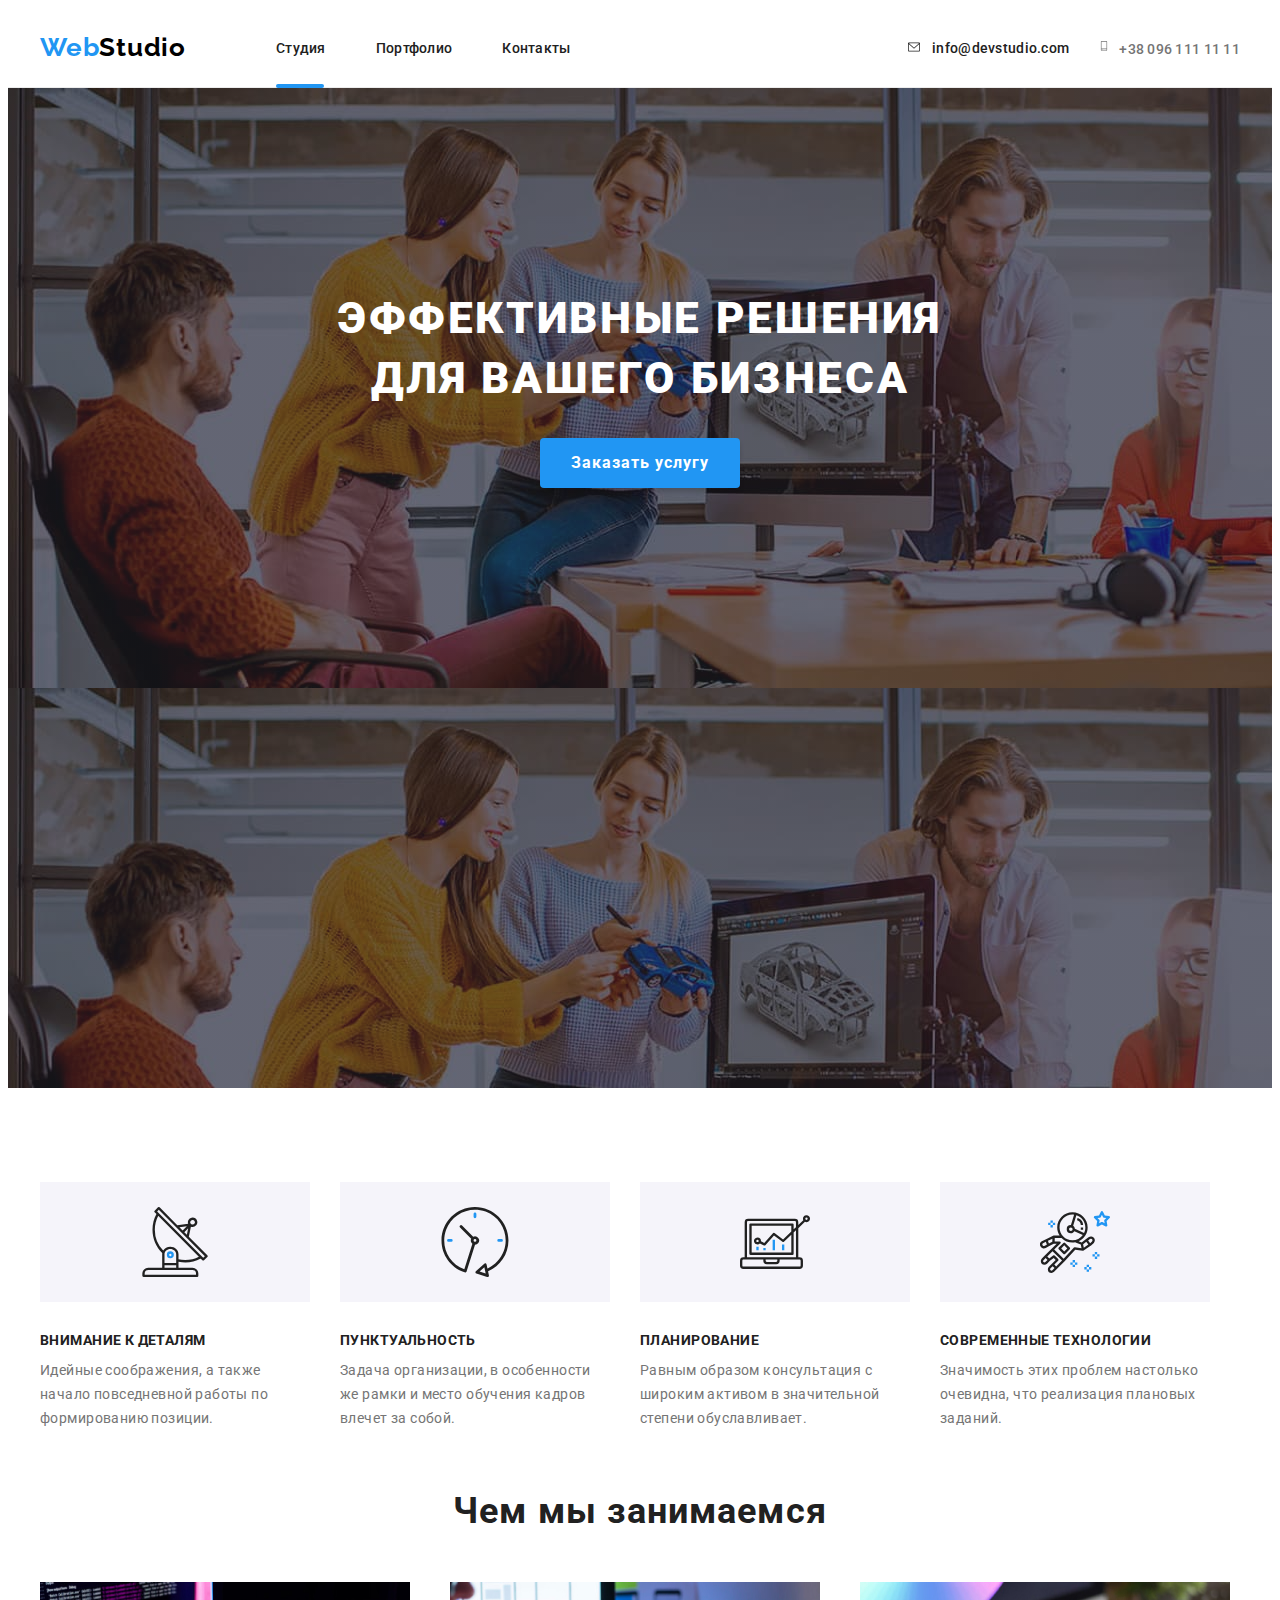
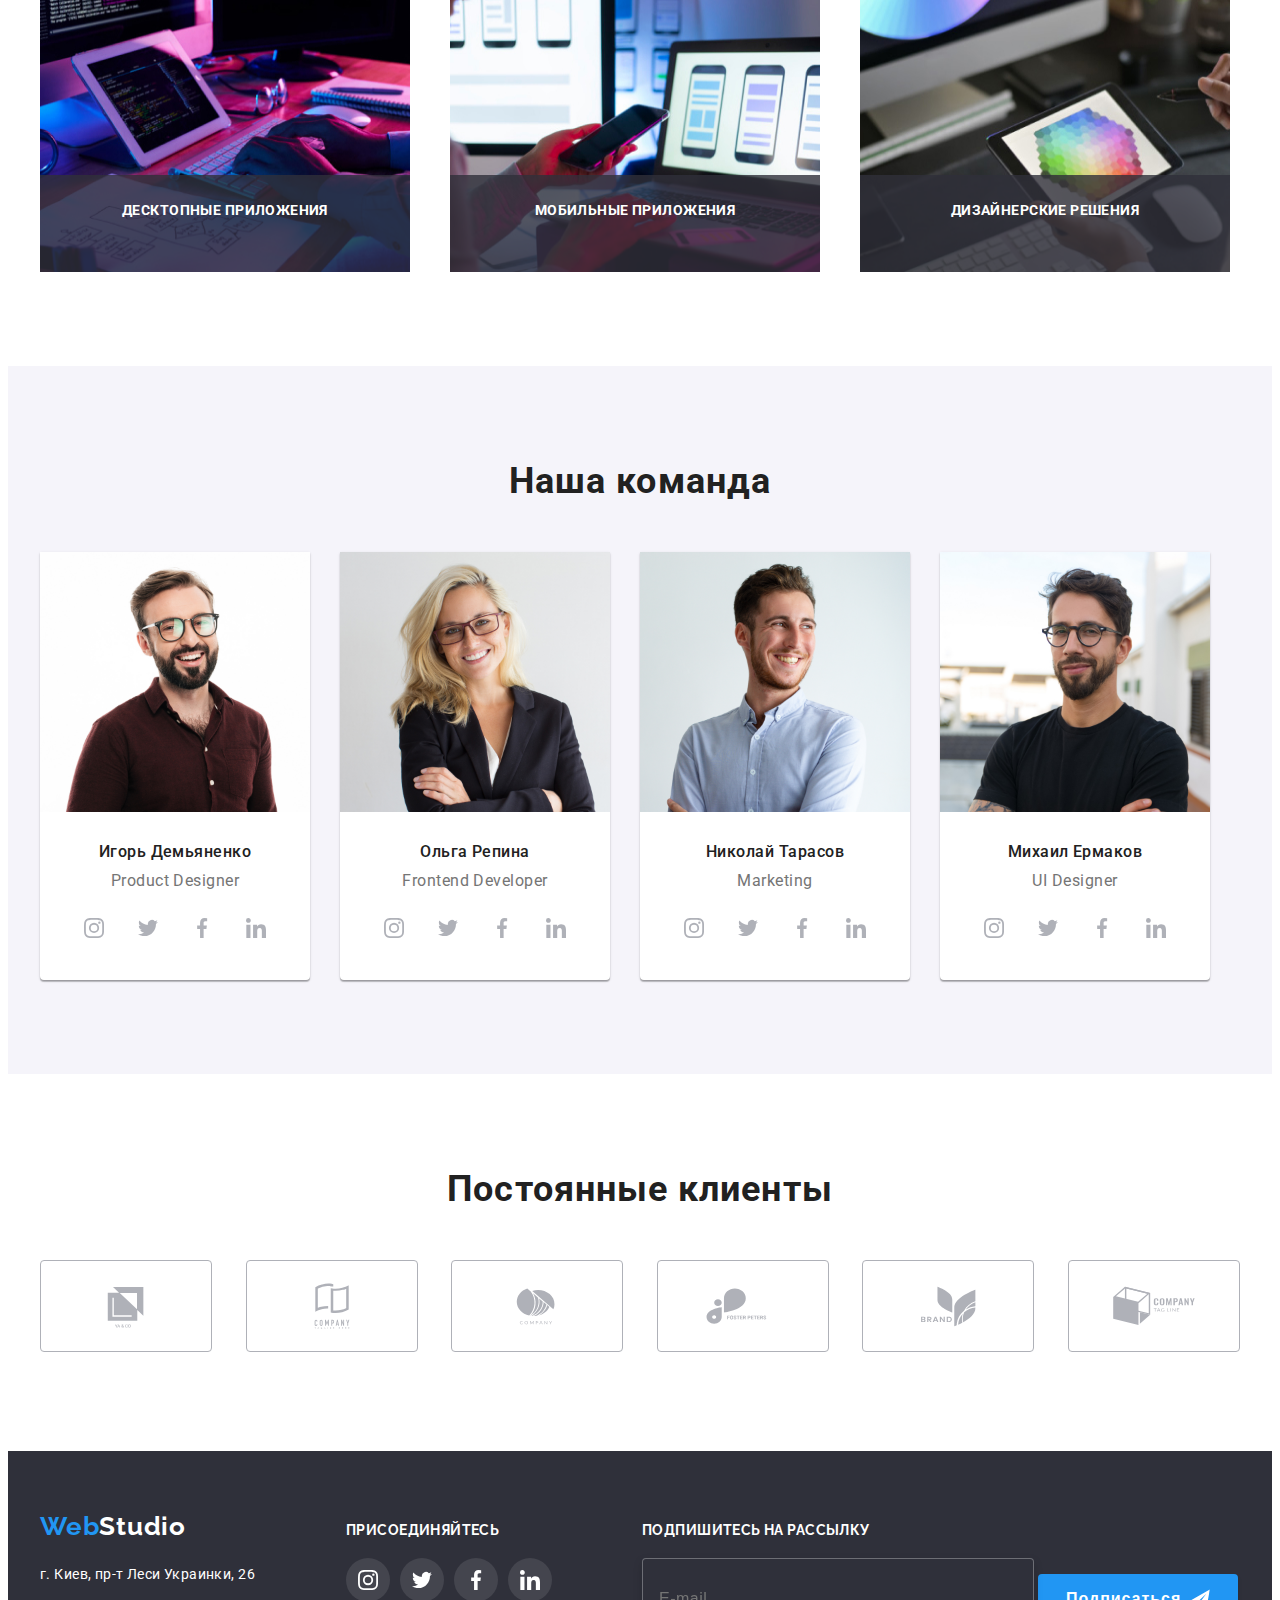
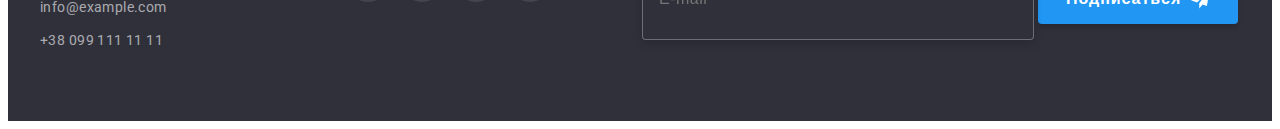
<file: index.html>
<!DOCTYPE html>
<html lang="ru">
  <head>
    <meta charset="UTF-8" />
    <meta http-equiv="X-UA-Compatible" content="IE=edge" />
    <meta name="viewport" content="width=device-width, initial-scale=1.0" />
    <title>WebStudio</title>
    <!-- Fonts start -->
    <link rel="preconnect" href="https://fonts.googleapis.com" />
    <link rel="preconnect" href="https://fonts.gstatic.com" crossorigin />
    <link
      href="https://fonts.googleapis.com/css2?family=Raleway:wght@700&family=Roboto:wght@400;500;700;900&display=swap"
      rel="stylesheet"
    />
    <!-- Fonts end -->
    <!-- Normalize start -->
    <link
      rel="stylesheet"
      href="https://cdnjs.cloudflare.com/ajax/libs/modern-normalize/1.1.0/modern-normalize.min.css"
      integrity="sha512-wpPYUAdjBVSE4KJnH1VR1HeZfpl1ub8YT/NKx4PuQ5NmX2tKuGu6U/JRp5y+Y8XG2tV+wKQpNHVUX03MfMFn9Q=="
      crossorigin="anonymous"
      referrerpolicy="no-referrer"
    />
    <!-- Normalize end -->
    <link rel="stylesheet" href="./scc/styles.css" />
  </head>

  <body>
    <!-- Header section -->
    <header class="header">
      <div class="container header-container">
        <a class="logo link" href="/" lang="en">Web<span class="lg">Studio</span></a>
        <nav class="header-nav">
          <ul class="header-list list">
            <li class="header-item">
              <a class="header-link header-link-current link" href="">Студия</a>
            </li>
            <li class="header-item">
              <a class="header-link link" href="./portfolio.html">Портфолио</a>
            </li>
            <li class="header-item">
              <a class="header-link link" href="">Контакты</a>
            </li>
          </ul>
        </nav>
        <ul class="header-cnt list">
          <li class="header-cnt-item">
            <a class="header-mail link ml" href="mailto:info@devstudio.com"
              ><svg class="hd-icon-ml" width="16" height="12">
                <use href="./images/icons/symbol-defs.svg#hd-envelope"></use></svg
              >info@devstudio.com</a
            >
          </li>
          <li class="header-cnt-item">
            <a class="header-phone link ph" href="tel:+380961111111"
              ><svg class="hd-icon-smph" width="10" height="16">
                <use href="./images/icons/symbol-defs.svg#hd-smartphone"></use></svg
              >+38 096 111 11 11</a
            >
          </li>
        </ul>
      </div>
    </header>
    <!-- Main section-->
    <main>
      <!-- Hero section-->
      <section class="hero section">
        <div class="container ctn">
          <h1 class="main-title">
            Эффективные решения <br />
            для вашего бизнеса
          </h1>
          <button class="hero-btn" type="button" data-modal-open>Заказать услугу</button>
        </div>
      </section>
      <!-- Features section-->
      <section class="features section">
        <div class="container">
          <!-- Логический подзаголовок СКРЫТ-->
          <h2 class="visually-hidden">Особенности</h2>
          <ul class="features-list list">
            <li class="features-item">
              <div class="ftur-box">
                <svg class="ftur-icon" width="70" height="70">
                  <use href="./images/icons/symbol-defs.svg#ft-antenna"></use>
                </svg>
              </div>
              <h3 class="features-subtitle">Внимание к деталям</h3>
              <p class="features-descript">
                Идейные соображения, а также начало повседневной работы по формированию позиции.
              </p>
            </li>
            <li class="features-item">
              <div class="ftur-box">
                <svg class="ftur-icon" width="70" height="70">
                  <use href="./images/icons/symbol-defs.svg#ft-clock"></use>
                </svg>
              </div>
              <h3 class="features-subtitle">Пунктуальность</h3>
              <p class="features-descript">
                Задача организации, в особенности же рамки и место обучения кадров влечет за собой.
              </p>
            </li>
            <li class="features-item">
              <div class="ftur-box">
                <svg class="ftur-icon" width="70" height="70">
                  <use href="./images/icons/symbol-defs.svg#ft-diagram"></use>
                </svg>
              </div>
              <h3 class="features-subtitle">Планирование</h3>
              <p class="features-descript">
                Равным образом консультация с широким активом в значительной степени обуславливает.
              </p>
            </li>
            <li class="features-item">
              <div class="ftur-box">
                <svg class="ftur-icon" width="70" height="70">
                  <use href="./images/icons/symbol-defs.svg#ft-astronaut"></use>
                </svg>
              </div>
              <h3 class="features-subtitle">Современные технологии</h3>
              <p class="features-descript">
                Значимость этих проблем настолько очевидна, что реализация плановых заданий.
              </p>
            </li>
          </ul>
        </div>
      </section>
      <!-- Affairs sektion-->
      <section class="affair section">
        <div class="container">
          <h2 class="affairs-title">Чем мы занимаемся</h2>
          <ul class="affairs-list list">
            <li class="affairs-list item">
              <div class="affairs-thumb">
                <img
                  class="affairs-img"
                  src="./images/affairs/box-1.jpg"
                  alt="Разработка алгоритмов"
                  width="370"
                  height="290"
                />
                <p class="affairs-text">Десктопные приложения</p>
              </div>
            </li>
            <li class="affairs-list item">
              <div class="affairs-thumb">
                <img
                  class="affairs-img"
                  src="./images/affairs/box-2.jpg"
                  alt="Разработка алгоритмов"
                  width="370"
                  height="290"
                />
                <p class="affairs-text">Мобильные приложения</p>
              </div>
            </li>
            <li class="affairs-list item">
              <div class="affairs-thumb">
                <img
                  class="affairs-img"
                  src="./images/affairs/box-3.jpg"
                  alt="Разработка алгоритмов"
                  width="370"
                  height="290"
                />
                <p class="affairs-text">Дизайнерские решения</p>
              </div>
            </li>
          </ul>
        </div>
      </section>
      <!-- Team section-->
      <section class="team section">
        <div class="container">
          <h2 class="team-title">Наша команда</h2>
          <ul class="team-list list">
            <li class="team-list-item">
              <img
                class="team-img"
                src="./images/team/member-1.jpg"
                alt=""
                width="270"
                height="260"
              />
              <div class="team-wrapper">
                <h3 class="team-list-subtitle">Игорь Демьяненко</h3>
                <p class="team-descript" lang="en">Product Designer</p>
                <!-- social list -->
                <ul class="tm list">
                  <!-- social-item -->
                  <li class="t-item">
                    <a
                      class="t-link link"
                      href=""
                      target="_blank"
                      rel="noopener no-referrer"
                      aria-label="instagram"
                      ><svg class="tm-icon" width="20" height="20">
                        <use href="./images/icons/symbol-defs.svg#tm-instagram"></use></svg
                    ></a>
                  </li>
                  <li class="t-item">
                    <a
                      class="t-link link"
                      href=""
                      target="_blank"
                      rel="noopener no-referrer"
                      aria-label="twitter"
                      ><svg class="tm-icon" width="20" height="20">
                        <use href="./images/icons/symbol-defs.svg#tm-twitter"></use></svg
                    ></a>
                  </li>
                  <li class="t-item">
                    <a
                      class="t-link link"
                      href=""
                      target="_blank"
                      rel="noopener no-referrer"
                      aria-label="facebook"
                      ><svg class="tm-icon" width="20" height="20">
                        <use href="./images/icons/symbol-defs.svg#tm-facebook"></use></svg
                    ></a>
                  </li>
                  <li class="t-item">
                    <a
                      class="t-link link"
                      href=""
                      target="_blank"
                      rel="noopener no-referrer"
                      aria-label="linkedin"
                      ><svg class="tm-icon" width="20" height="20">
                        <use href="./images/icons/symbol-defs.svg#tm-linkedin"></use></svg
                    ></a>
                  </li>
                </ul>
              </div>
            </li>
            <li class="team-list-item">
              <img
                class="team-img"
                src="./images/team/member-2.jpg"
                alt=""
                width="270"
                height="260"
              />
              <div class="team-wrapper">
                <h3 class="team-list-subtitle">Ольга Репина</h3>
                <p class="team-descript" lang="en">Frontend Developer</p>
                <ul class="tm list">
                  <!-- social-item -->
                  <li class="t-item">
                    <a
                      class="t-link link"
                      href=""
                      target="_blank"
                      rel="noopener no-referrer"
                      aria-label="instagram"
                      ><svg class="tm-icon" width="20" height="20">
                        <use href="./images/icons/symbol-defs.svg#tm-instagram"></use></svg
                    ></a>
                  </li>
                  <li class="t-item">
                    <a
                      class="t-link link"
                      href=""
                      target="_blank"
                      rel="noopener no-referrer"
                      aria-label="twitter"
                      ><svg class="tm-icon" width="20" height="20">
                        <use href="./images/icons/symbol-defs.svg#tm-twitter"></use></svg
                    ></a>
                  </li>
                  <li class="t-item">
                    <a
                      class="t-link link"
                      href=""
                      target="_blank"
                      rel="noopener no-referrer"
                      aria-label="facebook"
                      ><svg class="tm-icon" width="20" height="20">
                        <use href="./images/icons/symbol-defs.svg#tm-facebook"></use></svg
                    ></a>
                  </li>
                  <li class="t-item">
                    <a
                      class="t-link link"
                      href=""
                      target="_blank"
                      rel="noopener no-referrer"
                      aria-label="linkedin"
                      ><svg class="tm-icon" width="20" height="20">
                        <use href="./images/icons/symbol-defs.svg#tm-linkedin"></use></svg
                    ></a>
                  </li>
                </ul>
              </div>
            </li>
            <li class="team-list-item">
              <img
                class="team-img"
                src="./images/team/member-3.jpg"
                alt=""
                width="270"
                height="260"
              />
              <div class="team-wrapper">
                <h3 class="team-list-subtitle">Николай Тарасов</h3>
                <p class="team-descript" lang="en">Marketing</p>
                <ul class="tm list">
                  <!-- social-item -->
                  <li class="t-item">
                    <a
                      class="t-link link"
                      href=""
                      target="_blank"
                      rel="noopener no-referrer"
                      aria-label="instagram"
                      ><svg class="tm-icon" width="20" height="20">
                        <use href="./images/icons/symbol-defs.svg#tm-instagram"></use></svg
                    ></a>
                  </li>
                  <li class="t-item">
                    <a
                      class="t-link link"
                      href=""
                      target="_blank"
                      rel="noopener no-referrer"
                      aria-label="twitter"
                      ><svg class="tm-icon" width="20" height="20">
                        <use href="./images/icons/symbol-defs.svg#tm-twitter"></use></svg
                    ></a>
                  </li>
                  <li class="t-item">
                    <a
                      class="t-link link"
                      href=""
                      target="_blank"
                      rel="noopener no-referrer"
                      aria-label="facebook"
                      ><svg class="tm-icon" width="20" height="20">
                        <use href="./images/icons/symbol-defs.svg#tm-facebook"></use></svg
                    ></a>
                  </li>
                  <li class="t-item">
                    <a
                      class="t-link link"
                      href=""
                      target="_blank"
                      rel="noopener no-referrer"
                      aria-label="linkedin"
                      ><svg class="tm-icon" width="20" height="20">
                        <use href="./images/icons/symbol-defs.svg#tm-linkedin"></use></svg
                    ></a>
                  </li>
                </ul>
              </div>
            </li>
            <li class="team-list-item">
              <img
                class="team-img"
                src="./images/team/member-4.jpg"
                alt=""
                width="270"
                height="260"
              />
              <div class="team-wrapper">
                <h3 class="team-list-subtitle">Михаил Ермаков</h3>
                <p class="team-descript" lang="en">UI Designer</p>
                <ul class="tm list">
                  <!-- social-item -->
                  <li class="t-item">
                    <a
                      class="t-link link"
                      href=""
                      target="_blank"
                      rel="noopener no-referrer"
                      aria-label="instagram"
                      ><svg class="tm-icon" width="20" height="20">
                        <use href="./images/icons/symbol-defs.svg#tm-instagram"></use></svg
                    ></a>
                  </li>
                  <li class="t-item">
                    <a
                      class="t-link link"
                      href=""
                      target="_blank"
                      rel="noopener no-referrer"
                      aria-label="twitter"
                      ><svg class="tm-icon" width="20" height="20">
                        <use href="./images/icons/symbol-defs.svg#tm-twitter"></use></svg
                    ></a>
                  </li>
                  <li class="t-item">
                    <a
                      class="t-link link"
                      href=""
                      target="_blank"
                      rel="noopener no-referrer"
                      aria-label="facebook"
                      ><svg class="tm-icon" width="20" height="20">
                        <use href="./images/icons/symbol-defs.svg#tm-facebook"></use></svg
                    ></a>
                  </li>
                  <li class="t-item">
                    <a
                      class="t-link link"
                      href=""
                      target="_blank"
                      rel="noopener no-referrer"
                      aria-label="linkedin"
                      ><svg class="tm-icon" width="20" height="20">
                        <use href="./images/icons/symbol-defs.svg#tm-linkedin"></use></svg
                    ></a>
                  </li>
                </ul>
              </div>
            </li>
          </ul>
        </div>
      </section>
      <!-- Clients sektion-->
      <section class="clients section">
        <div class="container">
          <h2 class="clients-title">Постоянные клиенты</h2>
          <ul class="clients-list list">
            <li class="client-item">
              <a
                class="cl-link"
                href="#"
                target="_blank"
                rel="noopener norefferer"
                aria-label="logo-a"
              >
                <svg class="cl-icon">
                  <use href="./images/icons/symbol-defs.svg#cl-logo-a"></use></svg
              ></a>
            </li>
            <li class="client-item">
              <a
                class="cl-link"
                href="#"
                target="_blank"
                rel="noopener norefferer"
                aria-label="logo-b"
              >
                <svg class="cl-icon">
                  <use href="./images/icons/symbol-defs.svg#cl-logo-b"></use></svg
              ></a>
            </li>
            <li class="client-item">
              <a
                class="cl-link"
                href="#"
                target="_blank"
                rel="noopener norefferer"
                aria-label="logo-c"
              >
                <svg class="cl-icon">
                  <use href="./images/icons/symbol-defs.svg#cl-logo-c"></use></svg
              ></a>
            </li>
            <li class="client-item">
              <a
                class="cl-link"
                href="#"
                target="_blank"
                rel="noopener norefferer"
                aria-label="logo-d"
              >
                <svg class="cl-icon">
                  <use href="./images/icons/symbol-defs.svg#cl-logo-d"></use></svg
              ></a>
            </li>
            <li class="client-item">
              <a
                class="cl-link"
                href="#"
                target="_blank"
                rel="noopener norefferer"
                aria-label="logo-e"
              >
                <svg class="cl-icon">
                  <use href="./images/icons/symbol-defs.svg#cl-logo-e"></use></svg
              ></a>
            </li>
            <li class="client-item">
              <a
                class="cl-link"
                href="#"
                target="_blank"
                rel="noopener norefferer"
                aria-label="logo-f"
              >
                <svg class="cl-icon">
                  <use href="./images/icons/symbol-defs.svg#cl-logo-f"></use></svg
              ></a>
            </li>
          </ul>
        </div>
      </section>
    </main>
    <!-- Footer section -->
    <footer class="footer">
      <div class="container ft-container">
        <!-- footer Logo addres -->
        <div class="lg-address">
          <a class="logo link ftr" href="/" lang="en">Web<span class="f-lg">Studio</span></a>
          <address class="address">
            <ul class="address-list list">
              <li class="address-item">
                <a href="" class="address-add ft-lk-current link"
                  >г. Киев, пр-т Леси Украинки, 26</a
                >
              </li>
              <li class="address-item">
                <a class="address-mail ft-lk-current link" href="mailto:info@example.com"
                  >info@example.com</a
                >
              </li>
              <li class="address-item">
                <a class="address-phone ft-lk-current link" href="tel:+380991111111"
                  >+38 099 111 11 11</a
                >
              </li>
            </ul>
          </address>
        </div>
        <!-- footer social -->
        <div class="ft-social">
          <h4 class="ft-subtitle">присоединяйтесь</h4>
          <ul class="social list">
            <li class="fs-item">
              <a
                class="fs-link link"
                href=""
                target="_blank"
                rel="noopener no-referrer"
                aria-label="instagram"
                ><svg class="ft-icon" width="20" height="20">
                  <use href="./images/icons/symbol-defs.svg#ftr-instagram"></use></svg
              ></a>
            </li>
            <li class="fs-item">
              <a
                class="fs-link link"
                href=""
                target="_blank"
                rel="noopener no-referrer"
                aria-label="twitter"
                ><svg class="ft-icon" width="20" height="20">
                  <use href="./images/icons/symbol-defs.svg#ftr-twitter"></use></svg
              ></a>
            </li>
            <li class="fs-item">
              <a
                class="fs-link link"
                href=""
                target="_blank"
                rel="noopener no-referrer"
                aria-label="facebook"
                ><svg class="ft-icon" width="20" height="20">
                  <use href="./images/icons/symbol-defs.svg#ftr-facebook"></use></svg
              ></a>
            </li>
            <li class="fs-item">
              <a
                class="fs-link link"
                href=""
                target="_blank"
                rel="noopener no-referrer"
                aria-label="linkedin"
                ><svg class="ft-icon" width="20" height="20">
                  <use href="./images/icons/symbol-defs.svg#ftr-linkedin"></use></svg
              ></a>
            </li>
          </ul>
        </div>
        <!-- footer mailing -->
        <div class="ft-mailing">
          <h4 class="ft-subtitle">Подпишитесь на рассылку</h4>
          <form class="ft-form">
            <input class="ft-form-mail" type="text" name="E-mail" placeholder="E-mail" />
            <button class="ft-form-btn" type="submit">
              Подписаться
              <svg width="24" height="24">
                <use href="./images/icons/symbol-defs.svg#ftr-send"></use>
              </svg>
            </button>
          </form>
        </div>
      </div>
    </footer>
    <!-- Modal window -->
    <div class="backdrop is-hidden" data-modal>
      <div class="modal">
        <button class="modal-btn" data-modal-close>
          <svg class="modal-btn-icon" width="30" height="30">
            <use href="./images/icons/symbol-defs.svg#md-close"></use>
          </svg>
        </button>
        <!-- Modal window form-->
        <form class="reg-form">
          <strong class="reg-form-title">Оставьте свои данные, мы вам перезвоним</strong>
          <div class="reg-form-group" role="group">
            <label class="reg-form-wrap">
              <span class="reg-form-label">Имя</span>
              <input class="reg-form-input" type="text" />
              <svg class="reg-form-icon" width="20" height="20">
                <use href="./images/icons/symbol-defs.svg#md-person"></use>
              </svg>
            </label>
            <label class="reg-form-wrap">
              <span class="reg-form-label">Телефон</span>
              <input class="reg-form-input" type="text" />
              <svg class="reg-form-icon" width="20" height="20">
                <use href="./images/icons/symbol-defs.svg#md-phone"></use>
              </svg>
            </label>
            <label class="reg-form-wrap">
              <span class="reg-form-label">Почта</span>
              <input class="reg-form-input" type="email" />
              <svg class="reg-form-icon" width="20" height="20">
                <use href="./images/icons/symbol-defs.svg#md-email"></use>
              </svg>
            </label>
            <label class="reg-form-wrap">
              <span class="reg-form-label">Комментарий</span>
              <textarea
                class="reg-form-message"
                name="comment"
                rows="5"
                placeholder="Введите текст"
              ></textarea>
            </label>
          </div>
          <label class="reg-form-agreement">
            <input class="reg-checkbox visually-hidden" type="checkbox" name="agreement" />
            <svg class="reg-icon" width="16" height="15">
              <use class="reg-icon-uncheck" href="./images/icons/symbol-defs.svg#md-uncheck"></use>
              <use class="reg-icon-check" href="./images/icons/symbol-defs.svg#md-check"></use>
            </svg>
            <span class="reg-form-agreement-text">
              Соглашаюсь с рассылкой и принимаю
              <a class="reg-form-agreement-link" href="">Условия договора</a>
            </span>
          </label>
          <button class="reg-form-btn" type="submit">Отправить</button>
        </form>
      </div>
    </div>

    <script src="./js/modal.js"></script>
  </body>
</html>
</file>
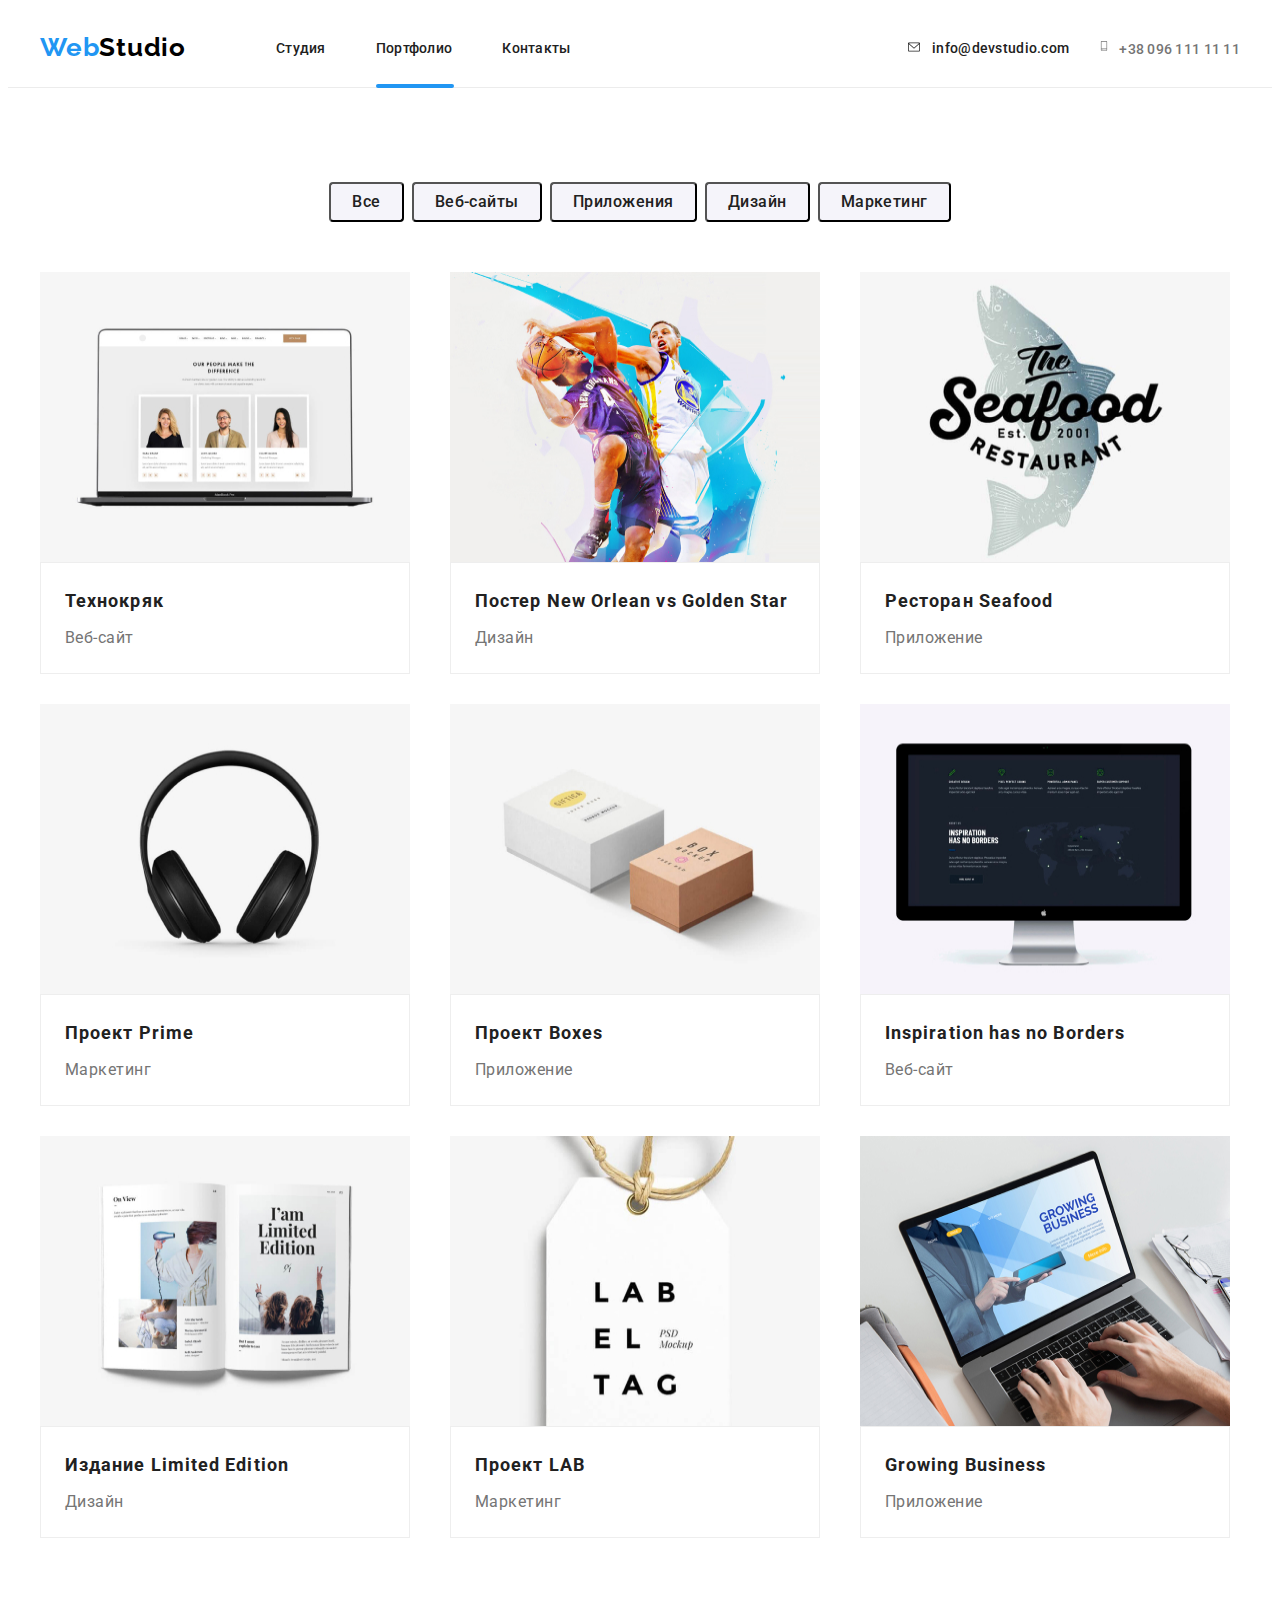
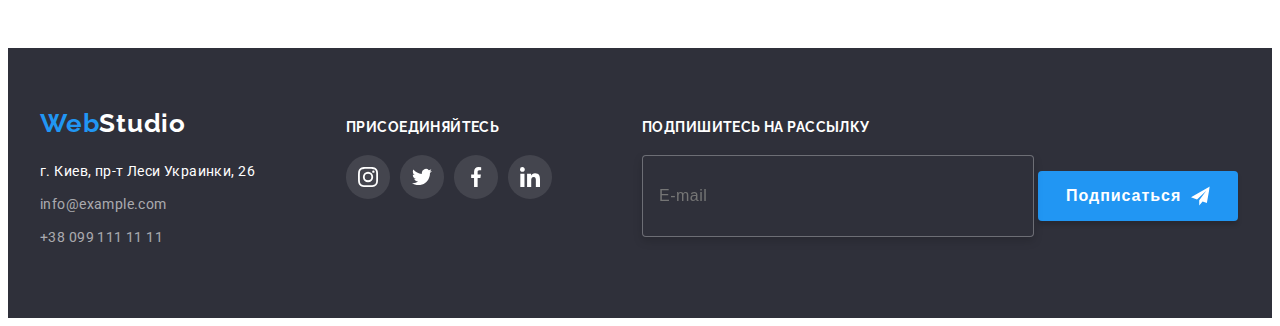
<file: portfolio.html>
<!DOCTYPE html>
<html lang="ru">
  <head>
    <meta charset="UTF-8" />
    <meta http-equiv="X-UA-Compatible" content="IE=edge" />
    <meta name="viewport" content="width=device-width, initial-scale=1.0" />
    <title>Portfolio</title>
    <!-- Fonts start -->
    <link rel="preconnect" href="https://fonts.googleapis.com" />
    <link rel="preconnect" href="https://fonts.gstatic.com" crossorigin />
    <link
      href="https://fonts.googleapis.com/css2?family=Raleway:wght@700&family=Roboto:wght@400;500;700;900&display=swap"
      rel="stylesheet"
    />
    <!-- Fonts end -->
    <!-- Normalize start -->
    <link
      rel="stylesheet"
      href="https://cdnjs.cloudflare.com/ajax/libs/modern-normalize/1.1.0/modern-normalize.min.css"
      integrity="sha512-wpPYUAdjBVSE4KJnH1VR1HeZfpl1ub8YT/NKx4PuQ5NmX2tKuGu6U/JRp5y+Y8XG2tV+wKQpNHVUX03MfMFn9Q=="
      crossorigin="anonymous"
      referrerpolicy="no-referrer"
    />
    <!-- Normalize end -->
    <link rel="stylesheet" href="./scc/styles.css" />
  </head>

  <body>
    <!-- Header section -->
    <header class="header">
      <div class="container header-container">
        <a class="logo link" href="/" lang="en">Web<span class="lg">Studio</span></a>
        <nav class="header-nav">
          <ul class="header-list list">
            <li class="header-item">
              <a class="header-link link" href="./index.html">Студия</a>
            </li>
            <li class="header-item">
              <a class="header-link header-link-crrt link" href="">Портфолио</a>
            </li>
            <li class="header-item">
              <a class="header-link link" href="">Контакты</a>
            </li>
          </ul>
        </nav>
        <ul class="header-cnt list">
          <li class="header-cnt-item">
            <a class="header-mail link" href="mailto:info@devstudio.com"
              ><svg class="hd-icon-ml" width="16" height="12">
                <use href="./images/icons/symbol-defs.svg#hd-envelope"></use></svg
              >info@devstudio.com</a
            >
          </li>
          <li class="header-cnt-item">
            <a class="header-phone link" href="tel:+380961111111"
              ><svg class="hd-icon-smph" width="10" height="16">
                <use href="./images/icons/symbol-defs.svg#hd-smartphone"></use></svg
              >+38 096 111 11 11</a
            >
          </li>
        </ul>
      </div>
    </header>
    <!-- Main section-->
    <main>
      <!-- portfolio section-->
      <section class="portfolio section">
        <!-- Логический подзаголовок СКРЫТ-->
        <h1 class="visually-hidden">Портфолио</h1>
        <!-- fiters part-->
        <ul class="container filters-list">
          <li class="fl-list-item list">
            <button class="fl-btn" type="button">Все</button>
          </li>
          <li class="fl-list-item list">
            <button class="fl-btn" type="button">Веб-сайты</button>
          </li>
          <li class="fl-list-item list">
            <button class="fl-btn" type="button">Приложения</button>
          </li>
          <li class="fl-list-item list">
            <button class="fl-btn" type="button">Дизайн</button>
          </li>
          <li class="fl-list-item list">
            <button class="fl-btn" type="button">Маркетинг</button>
          </li>
        </ul>
        <!-- projects part-->
        <div class="container">
          <ul class="pf-lists">
            <li class="pf-list item list">
              <a class="pf-link link" href="">
                <div class="pf-box">
                  <img
                    class="pf-img"
                    src="./images/portfolio/pf-box-1.jpg"
                    alt=""
                    width="370"
                    height="290"
                  />
                  <div class="overlay">
                    <p>
                      Ресурс предлагает комплексные предложения с разным уровнем функционала и
                      сервисов. Все это позволит посетителю получить исчерпывающие сведения о
                      компании или частном лице.
                    </p>
                  </div>
                </div>
                <div class="wrapper">
                  <h2 class="pf-list-subtitle">Технокряк</h2>
                  <p class="pf-descript">Веб-сайт</p>
                </div>
              </a>
            </li>
            <li class="pf-list item list">
              <a class="pf-link link" href="">
                <div class="pf-box">
                  <img
                    class="pf-img"
                    src="./images/portfolio/pf-box-2.jpg"
                    alt=""
                    width="370"
                    height="290"
                  />
                  <div class="overlay">
                    <p>
                      Ресурс предлагает комплексные предложения с разным уровнем функционала и
                      сервисов. Все это позволит посетителю получить исчерпывающие сведения о
                      компании или частном лице.
                    </p>
                  </div>
                </div>
                <div class="wrapper">
                  <h2 class="pf-list-subtitle">Постер New Orlean vs Golden Star</h2>
                  <p class="pf-descript">Дизайн</p>
                </div>
              </a>
            </li>
            <li class="pf-list item list">
              <a class="pf-link link" href="">
                <div class="pf-box">
                  <img
                    class="pf-img"
                    src="./images/portfolio/pf-box-3.jpg"
                    alt=""
                    width="370"
                    height="290"
                  />
                  <div class="overlay">
                    <p>
                      Ресурс предлагает комплексные предложения с разным уровнем функционала и
                      сервисов. Все это позволит посетителю получить исчерпывающие сведения о
                      компании или частном лице.
                    </p>
                  </div>
                </div>
                <div class="wrapper">
                  <h2 class="pf-list-subtitle">Ресторан Seafood</h2>
                  <p class="pf-descript">Приложение</p>
                </div>
              </a>
            </li>
            <li class="pf-list item list">
              <a class="pf-link link" href="">
                <div class="pf-box">
                  <img
                    class="pf-img"
                    src="./images/portfolio/pf-box-4.jpg"
                    alt=""
                    width="370"
                    height="290"
                  />
                  <div class="overlay">
                    <p>
                      Ресурс предлагает комплексные предложения с разным уровнем функционала и
                      сервисов. Все это позволит посетителю получить исчерпывающие сведения о
                      компании или частном лице.
                    </p>
                  </div>
                </div>
                <div class="wrapper">
                  <h2 class="pf-list-subtitle">Проект Prime</h2>
                  <p class="pf-descript">Маркетинг</p>
                </div>
              </a>
            </li>
            <li class="pf-list item list">
              <a class="pf-link link" href="">
                <div class="pf-box">
                  <img
                    class="pf-img"
                    src="./images/portfolio/pf-box-5.jpg"
                    alt=""
                    width="370"
                    height="290"
                  />
                  <div class="overlay">
                    <p>
                      Ресурс предлагает комплексные предложения с разным уровнем функционала и
                      сервисов. Все это позволит посетителю получить исчерпывающие сведения о
                      компании или частном лице.
                    </p>
                  </div>
                </div>
                <div class="wrapper">
                  <h2 class="pf-list-subtitle">Проект Boxes</h2>
                  <p class="pf-descript">Приложение</p>
                </div>
              </a>
            </li>
            <li class="pf-list item list">
              <a class="pf-link link" href="">
                <div class="pf-box">
                  <img
                    class="pf-img"
                    src="./images/portfolio/pf-box-6.jpg"
                    alt=""
                    width="370"
                    height="290"
                  />
                  <div class="overlay">
                    <p>
                      Ресурс предлагает комплексные предложения с разным уровнем функционала и
                      сервисов. Все это позволит посетителю получить исчерпывающие сведения о
                      компании или частном лице.
                    </p>
                  </div>
                </div>
                <div class="wrapper">
                  <h2 class="pf-list-subtitle" lang="en">Inspiration has no Borders</h2>
                  <p class="pf-descript">Веб-сайт</p>
                </div>
              </a>
            </li>
            <li class="pf-list item list">
              <a class="pf-link link" href="">
                <div class="pf-box">
                  <img
                    class="pf-img"
                    src="./images/portfolio/pf-box-7.jpg"
                    alt=""
                    width="370"
                    height="290"
                  />
                  <div class="overlay">
                    <p>
                      Ресурс предлагает комплексные предложения с разным уровнем функционала и
                      сервисов. Все это позволит посетителю получить исчерпывающие сведения о
                      компании или частном лице.
                    </p>
                  </div>
                </div>
                <div class="wrapper">
                  <h2 class="pf-list-subtitle">Издание Limited Edition</h2>
                  <p class="pf-descript">Дизайн</p>
                </div>
              </a>
            </li>
            <li class="pf-list item list">
              <a class="pf-link link" href="">
                <div class="pf-box">
                  <img
                    class="pf-img"
                    src="./images/portfolio/pf-box-8.jpg"
                    alt=""
                    width="370"
                    height="290"
                  />
                  <div class="overlay">
                    <p>
                      Ресурс предлагает комплексные предложения с разным уровнем функционала и
                      сервисов. Все это позволит посетителю получить исчерпывающие сведения о
                      компании или частном лице.
                    </p>
                  </div>
                </div>
                <div class="wrapper">
                  <h2 class="pf-list-subtitle">Проект LAB</h2>
                  <p class="pf-descript">Маркетинг</p>
                </div>
              </a>
            </li>
            <li class="pf-list item list">
              <a class="pf-link link" href="">
                <div class="pf-box">
                  <img
                    class="pf-img"
                    src="./images/portfolio/pf-box-9.jpg"
                    alt=""
                    width="370"
                    height="290"
                  />
                  <div class="overlay">
                    <p>
                      Ресурс предлагает комплексные предложения с разным уровнем функционала и
                      сервисов. Все это позволит посетителю получить исчерпывающие сведения о
                      компании или частном лице.
                    </p>
                  </div>
                </div>
                <div class="wrapper">
                  <h2 class="pf-list-subtitle" lang="en">Growing Business</h2>
                  <p class="pf-descript">Приложение</p>
                </div>
              </a>
            </li>
          </ul>
        </div>
      </section>
    </main>
    <!-- Footer section -->
    <footer class="footer">
      <div class="container ft-container">
        <!-- footer Logo addres -->
        <div class="lg-address">
          <a class="logo link ftr" href="/" lang="en">Web<span class="f-lg">Studio</span></a>
          <address class="address">
            <ul class="address-list list">
              <li class="address-item">
                <a href="" class="address-add ft-lk-current link"
                  >г. Киев, пр-т Леси Украинки, 26</a
                >
              </li>
              <li class="address-item">
                <a class="address-mail ft-lk-current link" href="mailto:info@example.com"
                  >info@example.com</a
                >
              </li>
              <li class="address-item">
                <a class="address-phone ft-lk-current link" href="tel:+380991111111"
                  >+38 099 111 11 11</a
                >
              </li>
            </ul>
          </address>
        </div>
        <!-- footer social -->
        <div class="ft-social">
          <h4 class="ft-subtitle">присоединяйтесь</h4>
          <ul class="social list">
            <li class="fs-item">
              <a
                class="fs-link link"
                href=""
                target="_blank"
                rel="noopener no-referrer"
                aria-label="instagram"
                ><svg class="ft-icon" width="20" height="20">
                  <use href="./images/icons/symbol-defs.svg#ftr-instagram"></use></svg
              ></a>
            </li>
            <li class="fs-item">
              <a
                class="fs-link link"
                href=""
                target="_blank"
                rel="noopener no-referrer"
                aria-label="twitter"
                ><svg class="ft-icon" width="20" height="20">
                  <use href="./images/icons/symbol-defs.svg#ftr-twitter"></use></svg
              ></a>
            </li>
            <li class="fs-item">
              <a
                class="fs-link link"
                href=""
                target="_blank"
                rel="noopener no-referrer"
                aria-label="facebook"
                ><svg class="ft-icon" width="20" height="20">
                  <use href="./images/icons/symbol-defs.svg#ftr-facebook"></use></svg
              ></a>
            </li>
            <li class="fs-item">
              <a
                class="fs-link link"
                href=""
                target="_blank"
                rel="noopener no-referrer"
                aria-label="linkedin"
                ><svg class="ft-icon" width="20" height="20">
                  <use href="./images/icons/symbol-defs.svg#ftr-linkedin"></use></svg
              ></a>
            </li>
          </ul>
        </div>
        <!-- footer mailing -->
        <div class="ft-mailing">
          <h4 class="ft-subtitle">Подпишитесь на рассылку</h4>
          <form class="ft-form">
            <input class="ft-form-mail" type="text" name="E-mail" placeholder="E-mail" />
            <button class="ft-form-btn" type="submit">
              Подписаться
              <svg width="24" height="24">
                <use href="./images/icons/symbol-defs.svg#ftr-send"></use>
              </svg>
            </button>
          </form>
        </div>
      </div>
    </footer>
  </body>
</html>
</file>
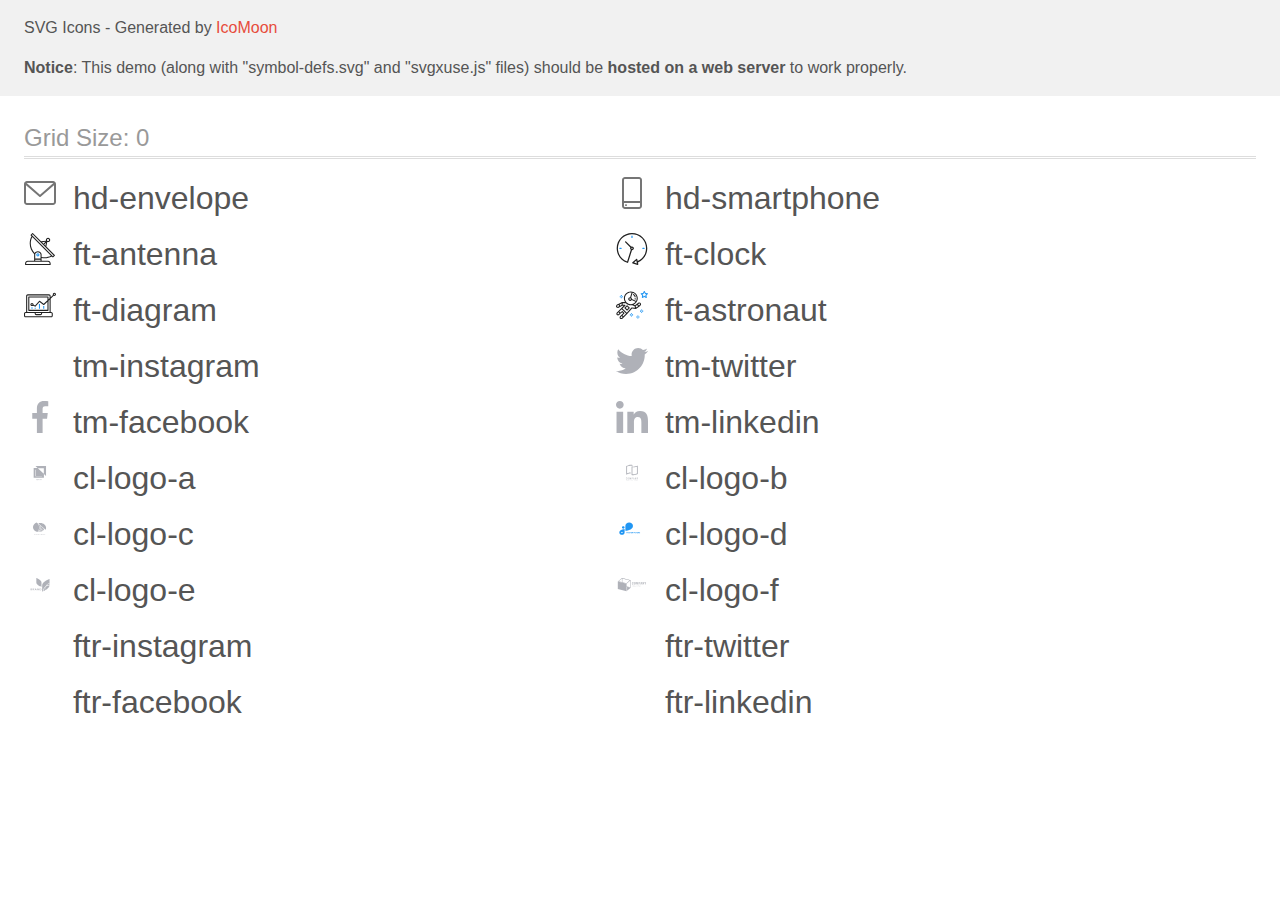
<file: images/icons/icomoon/demo-external-svg.html>
<!doctype html>
<html>
<head>
    <title>IcoMoon - SVG Icons</title>
    <meta charset="utf-8">
    <meta name="viewport" content="width=device-width, initial-scale=1">
    <link rel="stylesheet" href="demo-files/demo.css">
    <link rel="stylesheet" href="style.css">
</head>
<body>
<header class="bgc1 clearfix">
<div class="mhl">
    <p>SVG Icons - Generated by <a href="https://icomoon.io/app">IcoMoon</a></p><p><strong>Notice</strong>: This demo (along with "symbol-defs.svg" and "svgxuse.js" files) should be <b>hosted on a web server</b> to work properly.</p>
</div>
</header>
    <div class="clearfix mhl ptl">
        <h1 class="mvm mtn fgc1">Grid Size: 0</h1>
        <div class="glyph fs1">
            <div class="clearfix pbs">
                <svg class="icon hd-envelope"><use xlink:href="symbol-defs.svg#hd-envelope"></use></svg><span class="name"> hd-envelope</span>
            </div>
        </div>
        <div class="glyph fs1">
            <div class="clearfix pbs">
                <svg class="icon hd-smartphone"><use xlink:href="symbol-defs.svg#hd-smartphone"></use></svg><span class="name"> hd-smartphone</span>
            </div>
        </div>
        <div class="glyph fs1">
            <div class="clearfix pbs">
                <svg class="icon ft-antenna"><use xlink:href="symbol-defs.svg#ft-antenna"></use></svg><span class="name"> ft-antenna</span>
            </div>
        </div>
        <div class="glyph fs1">
            <div class="clearfix pbs">
                <svg class="icon ft-clock"><use xlink:href="symbol-defs.svg#ft-clock"></use></svg><span class="name"> ft-clock</span>
            </div>
        </div>
        <div class="glyph fs1">
            <div class="clearfix pbs">
                <svg class="icon ft-diagram"><use xlink:href="symbol-defs.svg#ft-diagram"></use></svg><span class="name"> ft-diagram</span>
            </div>
        </div>
        <div class="glyph fs1">
            <div class="clearfix pbs">
                <svg class="icon ft-astronaut"><use xlink:href="symbol-defs.svg#ft-astronaut"></use></svg><span class="name"> ft-astronaut</span>
            </div>
        </div>
        <div class="glyph fs1">
            <div class="clearfix pbs">
                <svg class="icon tm-instagram"><use xlink:href="symbol-defs.svg#tm-instagram"></use></svg><span class="name"> tm-instagram</span>
            </div>
        </div>
        <div class="glyph fs1">
            <div class="clearfix pbs">
                <svg class="icon tm-twitter"><use xlink:href="symbol-defs.svg#tm-twitter"></use></svg><span class="name"> tm-twitter</span>
            </div>
        </div>
        <div class="glyph fs1">
            <div class="clearfix pbs">
                <svg class="icon tm-facebook"><use xlink:href="symbol-defs.svg#tm-facebook"></use></svg><span class="name"> tm-facebook</span>
            </div>
        </div>
        <div class="glyph fs1">
            <div class="clearfix pbs">
                <svg class="icon tm-linkedin"><use xlink:href="symbol-defs.svg#tm-linkedin"></use></svg><span class="name"> tm-linkedin</span>
            </div>
        </div>
        <div class="glyph fs1">
            <div class="clearfix pbs">
                <svg class="icon cl-logo-a"><use xlink:href="symbol-defs.svg#cl-logo-a"></use></svg><span class="name"> cl-logo-a</span>
            </div>
        </div>
        <div class="glyph fs1">
            <div class="clearfix pbs">
                <svg class="icon cl-logo-b"><use xlink:href="symbol-defs.svg#cl-logo-b"></use></svg><span class="name"> cl-logo-b</span>
            </div>
        </div>
        <div class="glyph fs1">
            <div class="clearfix pbs">
                <svg class="icon cl-logo-c"><use xlink:href="symbol-defs.svg#cl-logo-c"></use></svg><span class="name"> cl-logo-c</span>
            </div>
        </div>
        <div class="glyph fs1">
            <div class="clearfix pbs">
                <svg class="icon cl-logo-d"><use xlink:href="symbol-defs.svg#cl-logo-d"></use></svg><span class="name"> cl-logo-d</span>
            </div>
        </div>
        <div class="glyph fs1">
            <div class="clearfix pbs">
                <svg class="icon cl-logo-e"><use xlink:href="symbol-defs.svg#cl-logo-e"></use></svg><span class="name"> cl-logo-e</span>
            </div>
        </div>
        <div class="glyph fs1">
            <div class="clearfix pbs">
                <svg class="icon cl-logo-f"><use xlink:href="symbol-defs.svg#cl-logo-f"></use></svg><span class="name"> cl-logo-f</span>
            </div>
        </div>
        <div class="glyph fs1">
            <div class="clearfix pbs">
                <svg class="icon ftr-instagram"><use xlink:href="symbol-defs.svg#ftr-instagram"></use></svg><span class="name"> ftr-instagram</span>
            </div>
        </div>
        <div class="glyph fs1">
            <div class="clearfix pbs">
                <svg class="icon ftr-twitter"><use xlink:href="symbol-defs.svg#ftr-twitter"></use></svg><span class="name"> ftr-twitter</span>
            </div>
        </div>
        <div class="glyph fs1">
            <div class="clearfix pbs">
                <svg class="icon ftr-facebook"><use xlink:href="symbol-defs.svg#ftr-facebook"></use></svg><span class="name"> ftr-facebook</span>
            </div>
        </div>
        <div class="glyph fs1">
            <div class="clearfix pbs">
                <svg class="icon ftr-linkedin"><use xlink:href="symbol-defs.svg#ftr-linkedin"></use></svg><span class="name"> ftr-linkedin</span>
            </div>
        </div>
  </div>
<script defer src="svgxuse.js"></script>
</body>
</html>
</file>
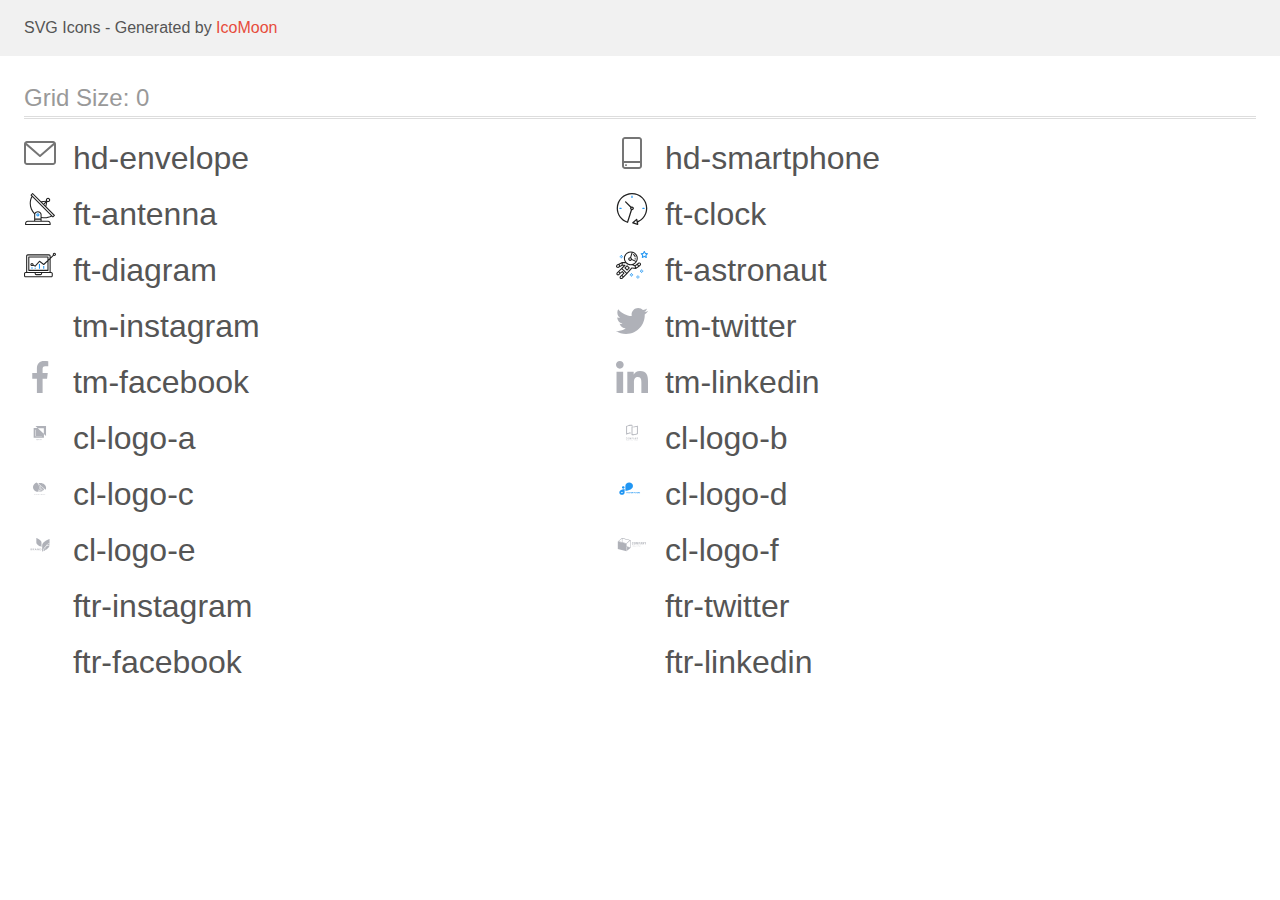
<file: images/icons/icomoon/demo.html>
<!doctype html>
<html>
<head>
    <title>IcoMoon - SVG Icons</title>
    <meta charset="utf-8">
    <meta name="viewport" content="width=device-width, initial-scale=1">
    <link rel="stylesheet" href="demo-files/demo.css">
    <link rel="stylesheet" href="style.css">
</head>
<body>
<svg aria-hidden="true" style="position: absolute; width: 0; height: 0; overflow: hidden;" version="1.1" xmlns="http://www.w3.org/2000/svg" xmlns:xlink="http://www.w3.org/1999/xlink">
<defs>
<symbol id="hd-envelope" viewBox="0 0 32 32">
<path fill="#757575" style="fill: var(--color1, #757575)" d="M29 4h-26c-1.654 0-3 1.346-3 3v18c0 1.654 1.346 3 3 3h26c1.654 0 3-1.346 3-3v-18c0-1.654-1.346-3-3-3zM29 6c0.136 0 0.266 0.028 0.384 0.078l-13.384 11.6-13.384-11.6c0.113-0.049 0.245-0.078 0.384-0.078h26zM29 26h-26c-0.552 0-1-0.448-1-1v0-16.81l13.344 11.566c0.175 0.152 0.404 0.245 0.656 0.245s0.481-0.093 0.657-0.246l-0.001 0.001 13.344-11.566v16.81c0 0.552-0.448 1-1 1v0z"></path>
</symbol>
<symbol id="hd-smartphone" viewBox="0 0 32 32">
<path fill="#757575" style="fill: var(--color1, #757575)" d="M23 0h-14c-1.654 0-3 1.346-3 3v26c0 1.654 1.346 3 3 3h14c1.654 0 3-1.346 3-3v-26c0-1.654-1.346-3-3-3zM9 2h14c0.552 0 1 0.448 1 1v0 21h-16v-21c0-0.552 0.448-1 1-1v0zM23 30h-14c-0.552 0-1-0.448-1-1v0-3h16v3c0 0.552-0.448 1-1 1v0z"></path>
<path fill="#757575" style="fill: var(--color1, #757575)" d="M10.708 27.478c0.18 0.163 0.293 0.399 0.293 0.66s-0.113 0.497-0.292 0.659l-0.001 0.001c-0.186 0.17-0.435 0.275-0.708 0.275s-0.522-0.104-0.709-0.275l0.001 0.001c-0.18-0.163-0.293-0.399-0.293-0.66s0.113-0.497 0.292-0.659l0.001-0.001c0.186-0.17 0.435-0.275 0.708-0.275s0.522 0.104 0.709 0.275l-0.001-0.001z"></path>
</symbol>
<symbol id="ft-antenna" viewBox="0 0 32 32">
<path fill="#212121" style="fill: var(--color2, #212121)" d="M30.773 22.098l-8.443-8.505 0.937-4.616c0.225 0.090 0.485 0.144 0.758 0.146h0.007c0.008 0 0.017 0 0.026 0 1.192 0 2.159-0.967 2.159-2.159s-0.967-2.159-2.159-2.159c-1.192 0-2.159 0.967-2.159 2.159 0 0.259 0.046 0.508 0.13 0.739l-0.005-0.015-4.96 0.606-8.091-8.133c-0.096-0.098-0.229-0.159-0.376-0.16h-0c-0.14 0.001-0.274 0.057-0.373 0.155l-1.512 1.504c-0.096 0.097-0.156 0.23-0.156 0.377s0.060 0.281 0.156 0.377v0l0.814 0.825c-1.143 2.062-1.816 4.522-1.816 7.139 0 4.106 1.656 7.824 4.336 10.525l-0.001-0.001c0.043 0.041 0.092 0.074 0.146 0.097-0.032 0.164-0.051 0.353-0.052 0.546v6.188h-6.4c-1.472 0.001-2.666 1.194-2.667 2.666v1.067c0 0.295 0.239 0.534 0.534 0.534h24.534c0.294 0 0.533-0.239 0.533-0.534v-1.067c-0.002-1.472-1.195-2.665-2.666-2.666h-6.4v-2.742c1.003 0.21 2.024 0.317 3.049 0.32 2.58-0.003 5.005-0.663 7.117-1.822l-0.077 0.039 0.818 0.823c0.099 0.101 0.235 0.159 0.376 0.16 0.14-0.001 0.274-0.057 0.373-0.155l1.512-1.504c0.096-0.097 0.156-0.23 0.156-0.377s-0.060-0.281-0.156-0.377v0zM23.28 6.233c0.193-0.192 0.459-0.31 0.752-0.31 0.589 0 1.067 0.478 1.067 1.066s-0.477 1.066-1.067 1.066c-0 0-0 0-0 0h-0.004c-0.587-0.003-1.061-0.479-1.061-1.066 0-0.295 0.12-0.563 0.314-0.756l0-0h-0.002zM22.024 9.737l-0.598 2.946-1.175-1.183 1.774-1.763zM21.419 8.835l-1.92 1.909-1.486-1.493 3.406-0.416zM24.004 28.8c0.884 0 1.6 0.716 1.6 1.6v0 0.534h-23.466v-0.534c0-0.884 0.716-1.6 1.6-1.6v0h20.267zM16.538 26.666v1.067h-5.334v-1.067h5.334zM11.204 25.6v-4.053c0-1.294 1.196-2.346 2.667-2.346s2.667 1.053 2.667 2.346v4.053h-5.334zM17.604 23.904v-2.357c0-1.882-1.675-3.413-3.733-3.413-0.017-0-0.038-0-0.058-0-1.353 0-2.54 0.707-3.213 1.771l-0.009 0.016c-2.36-2.482-3.812-5.846-3.812-9.55 0-2.314 0.567-4.496 1.569-6.414l-0.036 0.077 18.602 18.709c-1.823 0.947-3.979 1.502-6.266 1.502-1.079 0-2.128-0.124-3.136-0.357l0.093 0.018zM28.893 23.22l-21.057-21.181 0.754-0.752 7.935 7.98c0.004 0 0.006 0.007 0.010 0.010l13.114 13.191-0.757 0.752z"></path>
<path fill="#2196f3" style="fill: var(--color3, #2196f3)" d="M13.876 20.267h-0.005c-0.001 0-0.002 0-0.002 0-0.884 0-1.6 0.716-1.6 1.6s0.715 1.599 1.597 1.6h0.005c0.001 0 0.001 0 0.002 0 0.884 0 1.6-0.716 1.6-1.6s-0.715-1.599-1.598-1.6h-0zM14.249 22.245c-0.096 0.096-0.229 0.155-0.376 0.155-0.295 0-0.534-0.239-0.534-0.534s0.238-0.533 0.532-0.533h0c0.293 0.001 0.531 0.239 0.531 0.533 0 0.148-0.060 0.282-0.157 0.378l-0 0h0.005z"></path>
</symbol>
<symbol id="ft-clock" viewBox="0 0 32 32">
<path fill="#212121" style="fill: var(--color2, #212121)" d="M31.296 15.301c-0.001-8.452-6.855-15.303-15.308-15.301s-15.303 6.855-15.301 15.308c0.002 6.788 4.422 12.543 10.541 14.545l0.108 0.031c0.061 0.019 0.123 0.029 0.187 0.029 0.12 0 0.238-0.032 0.342-0.094 0.135-0.080 0.236-0.207 0.283-0.357l3.865-12.25c1.054-0.004 1.906-0.859 1.906-1.913 0-1.056-0.856-1.913-1.913-1.913-0.303 0-0.59 0.071-0.845 0.196l0.011-0.005-5.106-5.107c-0.114-0.11-0.271-0.179-0.443-0.179-0.352 0-0.638 0.286-0.638 0.638 0 0.172 0.068 0.328 0.179 0.443l-0-0 5.103 5.109c-0.121 0.241-0.191 0.525-0.191 0.826 0 0.602 0.283 1.137 0.723 1.48l0.004 0.003-3.682 11.673c-7.278-2.681-11.004-10.754-8.324-18.032s10.754-11.004 18.032-8.323c7.278 2.681 11.004 10.754 8.323 18.032-1.345 3.581-4.003 6.406-7.374 7.938l-0.088 0.036-0.398-1.874c-0.063-0.291-0.318-0.506-0.624-0.506-0.164 0-0.313 0.062-0.426 0.163l0.001-0.001-3.837 3.426c-0.132 0.117-0.214 0.287-0.214 0.477 0 0.283 0.185 0.524 0.441 0.606l0.005 0.001 4.899 1.563c0.058 0.020 0.126 0.031 0.196 0.031 0.352 0 0.637-0.285 0.637-0.637 0-0.047-0.005-0.093-0.015-0.138l0.001 0.004-0.391-1.839c5.528-2.374 9.329-7.772 9.329-14.057 0-0.011 0-0.023-0-0.034v0.002zM15.992 14.664c0.352 0 0.638 0.286 0.638 0.638s-0.285 0.638-0.638 0.638v0c-0.352 0-0.638-0.286-0.638-0.638s0.286-0.638 0.638-0.638v0zM18.092 29.528l2.184-1.948 0.603 2.84-2.787-0.892z"></path>
<path fill="#2196f3" style="fill: var(--color3, #2196f3)" d="M15.354 3.185v1.275c0 0.352 0.286 0.638 0.638 0.638s0.638-0.285 0.638-0.638v0-1.275c0-0.352-0.285-0.638-0.638-0.638s-0.638 0.285-0.638 0.638v0zM3.876 14.664c-0.352 0-0.638 0.286-0.638 0.638s0.285 0.638 0.638 0.638h1.275c0.352 0 0.638-0.286 0.638-0.638s-0.285-0.638-0.638-0.638h-1.275zM28.108 15.939c0.352 0 0.638-0.286 0.638-0.638s-0.285-0.638-0.638-0.638h-1.275c-0.352 0-0.638 0.286-0.638 0.638s0.285 0.638 0.638 0.638h1.275z"></path>
</symbol>
<symbol id="ft-diagram" viewBox="0 0 32 32">
<path fill="#2196f3" style="fill: var(--color3, #2196f3)" d="M14.926 14.965h1.066v4.798h-1.066v-4.798zM19.19 17.097h1.066v2.665h-1.066v-2.665zM10.661 18.696h1.066v1.066h-1.066v-1.066zM7.463 18.163h1.066v1.599h-1.066v-1.599z"></path>
<path fill="#212121" style="fill: var(--color2, #212121)" d="M1.599 28.291h25.586c0 0 0 0 0 0 0.883 0 1.599-0.716 1.599-1.599v0-2.132c0-0.883-0.716-1.599-1.599-1.599v0h-0.533v-13.294l3.028-2.868c0.207 0.104 0.452 0.166 0.711 0.166 0.888 0 1.608-0.72 1.608-1.608s-0.72-1.608-1.608-1.608c-0.888 0-1.608 0.72-1.608 1.608 0 0.247 0.056 0.481 0.155 0.69l-0.004-0.010-2.281 2.162v-1.23c0-0.883-0.716-1.599-1.599-1.599v0h-21.323c-0.883 0-1.599 0.716-1.599 1.599v0 15.992h-0.533c-0.883 0-1.599 0.716-1.599 1.599v0 2.132c0 0.883 0.716 1.599 1.599 1.599v0zM30.384 4.837c0.294 0 0.533 0.239 0.533 0.533s-0.239 0.533-0.533 0.533v0c-0.294 0-0.533-0.239-0.533-0.533s0.239-0.533 0.533-0.533v0zM3.198 6.969c0-0.294 0.239-0.533 0.533-0.533h21.323c0.294 0 0.533 0.239 0.533 0.533v2.239l-1.066 1.013v-2.185c0-0.295-0.239-0.534-0.534-0.534h-19.189c-0.294 0-0.534 0.239-0.534 0.533v13.327c0 0.294 0.239 0.533 0.534 0.533h19.189c0.295 0 0.534-0.239 0.534-0.533v-9.675l1.066-1.010v12.283h-22.389v-15.991zM7.996 13.899c-0.001 0-0.003 0-0.005 0-0.883 0-1.599 0.716-1.599 1.599s0.716 1.599 1.599 1.599c0.432 0 0.824-0.172 1.112-0.45l-0 0 1.853 0.93c0.215 0.107 0.476 0.057 0.636-0.122l3.939-4.432 3.872 2.902c0.208 0.155 0.498 0.139 0.686-0.039l3.365-3.188v8.131h-18.123v-12.261h18.123v2.661l-3.771 3.572-3.904-2.927c-0.088-0.067-0.2-0.107-0.32-0.107-0.158 0-0.3 0.069-0.398 0.178l-0 0.001-3.993 4.493-1.493-0.746c0.011-0.064 0.017-0.128 0.020-0.193 0-0.883-0.716-1.599-1.599-1.599v0zM8.529 15.498c0 0.294-0.239 0.533-0.533 0.533s-0.533-0.239-0.533-0.533v0c0-0.294 0.239-0.533 0.533-0.533s0.533 0.239 0.533 0.533v0zM11.727 24.026h5.33v0.533c0 0.294-0.238 0.533-0.533 0.533h-4.265c-0.294 0-0.533-0.239-0.533-0.533v0-0.533zM1.067 24.56c0-0.294 0.238-0.533 0.533-0.533h9.062v0.533c0 0.883 0.716 1.599 1.599 1.599v0h4.265c0.883 0 1.599-0.716 1.599-1.599v0-0.533h9.062c0.294 0 0.533 0.239 0.533 0.533v2.132c0 0.294-0.239 0.533-0.533 0.533h-25.586c-0 0-0 0-0 0-0.294 0-0.533-0.239-0.533-0.533 0 0 0 0 0 0v0-2.132z"></path>
</symbol>
<symbol id="ft-astronaut" viewBox="0 0 32 32">
<path fill="#2196f3" style="fill: var(--color3, #2196f3)" d="M31.974 4.524c-0.064-0.191-0.227-0.332-0.427-0.362l-0.003-0-1.911-0.278-0.855-1.731c-0.179-0.365-0.777-0.365-0.956 0l-0.855 1.731-1.911 0.278c-0.26 0.039-0.457 0.26-0.457 0.528 0 0.15 0.062 0.285 0.161 0.382l1.383 1.348-0.326 1.903c-0.034 0.2 0.048 0.402 0.212 0.522 0.166 0.12 0.383 0.135 0.562 0.040l1.709-0.899 1.709 0.899c0.072 0.038 0.157 0.061 0.247 0.061 0.295 0 0.534-0.239 0.534-0.534 0-0.031-0.003-0.062-0.008-0.092l0 0.003-0.326-1.903 1.383-1.348c0.099-0.097 0.161-0.233 0.161-0.382 0-0.059-0.009-0.115-0.027-0.168l0.001 0.004zM29.511 5.851c-0.126 0.122-0.183 0.299-0.153 0.472l0.191 1.114-1-0.526c-0.072-0.039-0.158-0.062-0.249-0.062s-0.177 0.023-0.252 0.063l0.003-0.001-1 0.526 0.191-1.114c0.005-0.027 0.008-0.059 0.008-0.091 0-0.149-0.061-0.285-0.16-0.381l-0-0-0.811-0.79 1.119-0.162c0.174-0.025 0.324-0.134 0.402-0.292l0.5-1.013 0.5 1.013c0.078 0.158 0.228 0.267 0.402 0.292l1.119 0.162-0.809 0.79zM26.134 20.522h-1.067v1.067h1.067v-1.067zM26.134 22.656h-1.067v1.066h1.067v-1.066zM27.2 21.589h-1.067v1.067h1.067v-1.067zM25.067 21.589h-1.067v1.067h1.067v-1.067zM22.4 26.389h-1.067v1.067h1.067v-1.067zM22.4 28.523h-1.067v1.067h1.067v-1.067zM23.467 27.456h-1.067v1.067h1.067v-1.067zM21.334 27.456h-1.067v1.067h1.067v-1.067zM16 24.256h-1.066v1.067h1.066v-1.067zM16 26.389h-1.066v1.067h1.066v-1.067zM17.067 25.322h-1.067v1.067h1.067v-1.067zM14.934 25.322h-1.067v1.067h1.067v-1.067zM5.867 6.122h-1.066v1.066h1.066v-1.066zM5.867 8.256h-1.066v1.066h1.066v-1.066zM6.933 7.189h-1.067v1.067h1.066v-1.067zM4.8 7.189h-1.067v1.067h1.067v-1.067z"></path>
<path fill="#212121" style="fill: var(--color2, #212121)" d="M24.715 14.16c-0.28-0.376-0.698-0.636-1.179-0.703l-0.009-0.001c-0.076-0.012-0.164-0.018-0.254-0.018-0.411 0-0.789 0.139-1.090 0.373l0.004-0.003-1.253 0.96-1.898 1.417-1.358-0.541c2.421-1.086 4.113-3.508 4.113-6.32 0-3.823-3.122-6.934-6.961-6.934s-6.961 3.11-6.961 6.934c0 1.386 0.415 2.674 1.12 3.759l-2.768-0.024c-0.009 0-0.016 0.005-0.023 0.005-0.057 0.003-0.11 0.014-0.159 0.033l0.004-0.001c-0.013 0.005-0.026 0.007-0.038 0.013-0.006 0.003-0.013 0.003-0.019 0.006l-3.233 1.596c-0 0-0.001 0-0.001 0.001l-1.893 0.91c-0.024 0.011-0.045 0.023-0.065 0.036l0.001-0.001c-0.482 0.324-0.795 0.867-0.795 1.483 0 0.297 0.073 0.577 0.201 0.823l-0.005-0.010c0.22 0.424 0.592 0.742 1.043 0.885l0.013 0.003c0.161 0.053 0.345 0.083 0.537 0.083 0.308 0 0.598-0.078 0.851-0.216l-0.009 0.005 1.388-0.738 2.264-1.169 1.357-0.008-5.442 5.415c0 0.001-0.001 0.001-0.001 0.001l-1.339 1.333c-0.303 0.299-0.491 0.714-0.491 1.173 0 0.002 0 0.003 0 0.005v-0c0.002 0.919 0.748 1.664 1.667 1.664 0.001 0 0.002 0 0.002 0h-0c0.428 0 0.854-0.162 1.18-0.485l1.314-1.309 1.741-1.3 0.901 0.897-3.102 3.088c-0.303 0.299-0.491 0.714-0.491 1.173 0 0.001 0 0.003 0 0.004v-0c0 0.445 0.174 0.864 0.49 1.179 0.302 0.3 0.717 0.485 1.176 0.485 0.001 0 0.002 0 0.003 0h-0c0.427 0 0.855-0.162 1.18-0.485l4.488-4.472c0.007-0.006 0.016-0.009 0.022-0.016l5.166-5.658 3.471 0.494c0.025 0.004 0.050 0.006 0.075 0.006 0.064 0 0.127-0.016 0.187-0.038 0.017-0.006 0.032-0.015 0.049-0.023 0.019-0.010 0.039-0.015 0.058-0.027l3.213-2.133c0.012-0.008 0.018-0.021 0.029-0.030 0.013-0.010 0.029-0.014 0.041-0.026l1.271-1.191c0.348-0.326 0.564-0.787 0.564-1.3 0-0.4-0.132-0.769-0.355-1.066l0.003 0.005zM2.13 17.77c-0.098 0.054-0.215 0.086-0.34 0.086-0.078 0-0.153-0.013-0.224-0.036l0.005 0.001c-0.294-0.093-0.504-0.364-0.504-0.683 0-0.235 0.114-0.444 0.289-0.575l0.002-0.001 1.314-0.632 0.316 0.924 0.133 0.389-0.992 0.527zM5.627 15.942l-1.548 0.8-0.255-0.746-0.184-0.537 2.027-1.001-0.040 1.484zM20.727 9.322c0 0.918-0.219 1.785-0.599 2.56l-4.181-1.899c-0.044-0.575-0.342-1.072-0.782-1.384l-0.006-0.004 1.464-4.861c2.377 0.757 4.104 2.975 4.104 5.588zM8.938 9.322c0-3.235 2.644-5.867 5.894-5.867 0.253 0 0.5 0.022 0.745 0.053l-1.432 4.753c-0.019 0-0.037-0.006-0.057-0.006-0 0-0.001 0-0.001 0-1.032 0-1.869 0.835-1.872 1.867v0c0.003 1.031 0.84 1.867 1.872 1.867 0 0 0 0 0.001 0h-0c0.695 0 1.295-0.383 1.618-0.944l3.863 1.755c-1.075 1.447-2.795 2.39-4.737 2.39-3.25 0-5.894-2.632-5.894-5.867zM14.895 10.122c0 0.441-0.362 0.8-0.806 0.8-0 0-0.001 0-0.001 0-0.443 0-0.802-0.358-0.804-0.8v-0c0-0.441 0.361-0.8 0.806-0.8s0.806 0.359 0.806 0.8zM2.464 25.146c-0.11 0.109-0.261 0.176-0.428 0.176s-0.317-0.067-0.427-0.175l0 0c-0.109-0.108-0.176-0.257-0.176-0.422s0.067-0.314 0.176-0.422l0-0 0.962-0.959 0.852 0.848-0.959 0.954zM5.678 28.88c-0.11 0.109-0.261 0.176-0.428 0.176s-0.317-0.067-0.427-0.175l0 0c-0.109-0.108-0.176-0.257-0.176-0.422s0.067-0.314 0.176-0.422l0-0 0.963-0.959 0.852 0.848-0.96 0.955zM9.16 25.411l-0.001 0.001-1.765 1.76-0.852-0.848 1.765-1.757c0.040-0.040 0.065-0.088 0.090-0.136 0.007-0.014 0.020-0.026 0.026-0.040 0.016-0.041 0.019-0.085 0.026-0.128 0.003-0.025 0.014-0.048 0.014-0.073 0-0.035-0.013-0.070-0.020-0.105-0.006-0.032-0.006-0.064-0.019-0.096-0.025-0.053-0.055-0.098-0.092-0.138l0 0c-0.010-0.012-0.014-0.026-0.025-0.038h-0.001s0-0.001-0.001-0.002l-1.607-1.6c-0.017-0.017-0.039-0.024-0.058-0.038-0.025-0.021-0.054-0.040-0.084-0.056l-0.003-0.001c-0.026-0.012-0.058-0.023-0.090-0.031l-0.003-0.001c-0.030-0.009-0.065-0.017-0.101-0.020l-0.002-0c-0.007-0-0.015-0-0.023-0-0.026 0-0.051 0.002-0.075 0.005l0.003-0c-0.036 0.005-0.069 0.009-0.104 0.021s-0.064 0.027-0.094 0.045c-0.020 0.011-0.043 0.015-0.061 0.029l-1.774 1.324-0.901-0.897 2.399-2.386 4.36 4.289-0.928 0.919zM15.979 18.394c-0.016-0.002-0.030 0.004-0.046 0.003-0.008-0-0.017-0.001-0.027-0.001-0.031 0-0.062 0.003-0.092 0.008l0.003-0c-0.070 0.011-0.132 0.035-0.187 0.070l0.002-0.001c-0.030 0.018-0.057 0.037-0.083 0.061-0.013 0.011-0.028 0.016-0.040 0.029l-4.698 5.146-4.328-4.256 2.833-2.818c0.096-0.097 0.156-0.23 0.156-0.377 0-0.295-0.239-0.534-0.534-0.534-0.001 0-0.001 0-0.002 0h0l-2.219 0.013 0.028-1.607 3.104 0.027c1.264 1.297 3.027 2.101 4.978 2.101 0.001 0 0.002 0 0.003 0h-0c0.438 0 0.864-0.046 1.28-0.122 0.040 0.032 0.080 0.064 0.129 0.085l2.41 0.96 0.152 0.758 0.178 0.886-3.003-0.427zM20.020 18.572l-0.313-1.558 1.446-1.080 0.946 1.257-2.080 1.381zM23.773 15.741l-0.837 0.785-0.931-1.236 0.831-0.637c0.155-0.119 0.351-0.168 0.543-0.143 0.193 0.027 0.364 0.128 0.48 0.284 0.088 0.117 0.141 0.265 0.141 0.426 0 0.206-0.087 0.391-0.226 0.521l-0 0z"></path>
<path fill="#212121" style="fill: var(--color2, #212121)" d="M13.602 18.544l-2.143-2.134c-0.096-0.096-0.229-0.155-0.376-0.155s-0.28 0.059-0.376 0.155l-2.143 2.133c-0.097 0.097-0.156 0.23-0.156 0.378s0.060 0.281 0.156 0.378l-0-0 2.142 2.134c0.096 0.096 0.229 0.156 0.376 0.156s0.28-0.059 0.376-0.156v0l2.143-2.134c0.097-0.097 0.157-0.23 0.157-0.378s-0.060-0.281-0.157-0.378l-0-0zM11.083 20.303l-1.387-1.381 1.386-1.381 1.387 1.381-1.387 1.381zM17.164 5.071l-0.258 1.036c0.071 0.018 1.738 0.452 1.738 2.149h1.067c0-2.017-1.666-2.965-2.547-3.184zM19.711 9.322h-1.067v1.066h1.067v-1.066z"></path>
</symbol>
<symbol id="tm-instagram" viewBox="0 0 32 32">
<path fill="#fff" style="fill: var(--color4, #fff)" d="M31.968 9.408c-0.074-1.701-0.349-2.869-0.742-3.882-0.424-1.111-1.054-2.059-1.85-2.837l-0.001-0.001c-0.78-0.792-1.724-1.419-2.778-1.827l-0.054-0.018c-1.019-0.394-2.181-0.667-3.882-0.742-1.712-0.082-2.256-0.101-6.602-0.101-4.344 0-4.888 0.019-6.595 0.094-1.699 0.074-2.869 0.349-3.88 0.742-1.112 0.424-2.060 1.054-2.839 1.85l-0.001 0.001c-0.791 0.78-1.418 1.724-1.825 2.778l-0.018 0.054c-0.395 1.019-0.669 2.181-0.744 3.882-0.082 1.712-0.101 2.256-0.101 6.602 0 4.344 0.019 4.888 0.094 6.595 0.075 1.701 0.35 2.869 0.744 3.882 0.426 1.11 1.055 2.057 1.849 2.837l0.001 0.001c0.8 0.813 1.77 1.443 2.832 1.843 1.019 0.395 2.182 0.67 3.882 0.744 1.707 0.075 2.251 0.094 6.595 0.094 4.346 0 4.89-0.019 6.595-0.094 1.701-0.074 2.869-0.349 3.882-0.742 2.157-0.85 3.833-2.526 4.664-4.628l0.019-0.055c0.394-1.019 0.669-2.182 0.744-3.882 0.075-1.707 0.093-2.251 0.093-6.595s-0.006-4.888-0.080-6.595zM29.088 22.474c-0.070 1.563-0.333 2.406-0.55 2.97-0.552 1.399-1.64 2.486-3.004 3.024l-0.036 0.012c-0.56 0.219-1.411 0.482-2.968 0.55-1.688 0.075-2.194 0.094-6.464 0.094-4.269 0-4.782-0.019-6.464-0.094-1.563-0.069-2.406-0.331-2.97-0.55-0.721-0.269-1.334-0.676-1.836-1.192l-0.001-0.001c-0.517-0.503-0.924-1.117-1.184-1.803l-0.011-0.034c-0.218-0.563-0.48-1.413-0.549-2.97-0.075-1.688-0.094-2.195-0.094-6.464 0-4.27 0.019-4.784 0.094-6.464 0.069-1.563 0.331-2.406 0.549-2.97 0.269-0.722 0.678-1.337 1.198-1.837l0.002-0.002c0.504-0.517 1.119-0.923 1.806-1.182l0.034-0.011c0.56-0.219 1.411-0.48 2.968-0.55 1.688-0.074 2.195-0.093 6.464-0.093 4.275 0 4.782 0.019 6.464 0.093 1.563 0.069 2.406 0.331 2.97 0.55 0.693 0.256 1.325 0.662 1.837 1.194 0.531 0.52 0.938 1.144 1.195 1.84 0.218 0.56 0.48 1.411 0.549 2.968 0.075 1.688 0.094 2.194 0.094 6.464 0 4.269-0.019 4.768-0.094 6.458z"></path>
<path fill="#fff" style="fill: var(--color4, #fff)" d="M16.059 7.782c-4.539 0.002-8.218 3.682-8.219 8.221v0c0.091 4.471 3.737 8.060 8.221 8.060s8.13-3.589 8.221-8.052l0-0.009c-0.001-4.54-3.681-8.22-8.221-8.221h-0zM16.059 21.334c-2.945-0-5.332-2.388-5.332-5.333s2.388-5.333 5.333-5.333c0 0 0.001 0 0.001 0h-0c2.946 0 5.334 2.388 5.334 5.334s-2.388 5.334-5.334 5.334v0zM26.525 7.458c0 1.060-0.86 1.92-1.92 1.92s-1.92-0.86-1.92-1.92v0c0-1.060 0.86-1.92 1.92-1.92s1.92 0.86 1.92 1.92v0z"></path>
</symbol>
<symbol id="tm-twitter" viewBox="0 0 32 32">
<path fill="#afb1b8" style="fill: var(--color5, #afb1b8)" d="M32 6.078c-1.1 0.493-2.376 0.857-3.713 1.028l-0.068 0.007c1.36-0.817 2.382-2.078 2.873-3.579l0.013-0.046c-1.197 0.722-2.591 1.273-4.076 1.573l-0.084 0.014c-1.2-1.279-2.9-2.076-4.787-2.076-3.622 0-6.558 2.936-6.558 6.558 0 0.001 0 0.003 0 0.004v-0c0 0.52 0.043 1.021 0.152 1.496-5.454-0.266-10.28-2.88-13.522-6.861-0.564 0.949-0.899 2.092-0.902 3.313v0.001c0 2.272 1.171 4.286 2.914 5.451-1.091-0.030-2.107-0.325-2.994-0.823l0.033 0.017v0.072c0.003 3.165 2.236 5.807 5.213 6.44l0.043 0.008c-0.499 0.136-1.071 0.215-1.662 0.215-0.020 0-0.041-0-0.061-0l0.003 0c-0.419 0-0.843-0.024-1.242-0.112 0.85 2.598 3.261 4.509 6.13 4.57-2.215 1.746-5.045 2.8-8.122 2.8-0.004 0-0.008 0-0.013 0h0.001c-0.018 0-0.040 0-0.062 0-0.531 0-1.055-0.034-1.569-0.099l0.061 0.006c2.826 1.846 6.287 2.944 10.004 2.944 0.021 0 0.042-0 0.063-0h-0.003c12.072 0 18.672-10 18.672-18.669 0-0.288-0.010-0.57-0.024-0.848 1.299-0.936 2.39-2.064 3.258-3.355l0.030-0.047z"></path>
</symbol>
<symbol id="tm-facebook" viewBox="0 0 32 32">
<path fill="#afb1b8" style="fill: var(--color5, #afb1b8)" d="M21.328 5.312h2.923v-5.088c-1.232-0.143-2.66-0.224-4.107-0.224-0.052 0-0.104 0-0.157 0l0.008-0c-4.213 0-7.099 2.65-7.099 7.52v4.48h-4.646v5.688h4.646v14.312h5.699v-14.31h4.459l0.709-5.688h-5.17v-3.922c0-1.643 0.443-2.768 2.734-2.768z"></path>
</symbol>
<symbol id="tm-linkedin" viewBox="0 0 32 32">
<path fill="#afb1b8" style="fill: var(--color5, #afb1b8)" d="M31.992 32h0.008v-11.738c0-5.741-1.235-10.163-7.947-10.163-3.227 0-5.392 1.77-6.277 3.45h-0.093v-2.914h-6.365v21.363h6.627v-10.578c0-2.786 0.528-5.48 3.978-5.48 3.398 0 3.45 3.179 3.45 5.658v10.402h6.619zM0.528 10.635h6.635v21.365h-6.635v-21.365zM3.843 0c-2.123 0-3.843 1.721-3.843 3.843v0c0 2.12 1.722 3.878 3.843 3.878 2.12 0 3.842-1.757 3.842-3.878s-1.72-3.841-3.841-3.843h-0z"></path>
</symbol>
<symbol id="cl-logo-a" viewBox="0 0 32 32">
<path fill="#afb1b8" style="fill: var(--color5, #afb1b8)" d="M11.472 9.057l2.116 2.003-3.927-0.002v9.717h10.264v-3.715l2.113 2.001v-10.003h-10.566zM19.832 16.824l-5.998-5.678h5.998v5.678zM17.969 19.352h-6.685v-6.535h0.472v6.092h6.212v0.442zM12.863 22.068l-0.247 0.509-0.247-0.509h-0.207l0.36 0.678v0.395h0.187v-0.395l0.36-0.678h-0.206zM13.174 23.141l0.087-0.25h0.416l0.088 0.25h0.195l-0.406-1.073h-0.168l-0.405 1.073h0.194zM13.468 22.296l0.155 0.445h-0.311l0.155-0.445zM14.452 22.715c-0.025 0.038-0.040 0.084-0.040 0.134 0 0.001 0 0.001 0 0.002v-0c0 0.091 0.032 0.164 0.095 0.22s0.149 0.084 0.255 0.084c0.106 0 0.198-0.029 0.274-0.086l0.060 0.072h0.208l-0.158-0.187c0.062-0.085 0.093-0.193 0.093-0.325h-0.155c0 0.072-0.015 0.138-0.045 0.197l-0.207-0.245 0.073-0.053c0.044-0.030 0.082-0.067 0.11-0.111l0.001-0.001c0.021-0.035 0.034-0.077 0.034-0.122 0-0.001 0-0.001 0-0.002v0c0-0.001 0-0.003 0-0.004 0-0.066-0.029-0.125-0.075-0.166l-0-0c-0.048-0.043-0.111-0.070-0.181-0.070-0.004 0-0.007 0-0.011 0l0.001-0c-0.086 0-0.155 0.025-0.206 0.074s-0.077 0.115-0.077 0.199c0 0.034 0.008 0.070 0.024 0.107s0.046 0.081 0.088 0.134c-0.079 0.057-0.133 0.106-0.16 0.148zM14.936 22.952c-0.046 0.037-0.105 0.060-0.169 0.060h-0c-0.003 0-0.006 0-0.009 0-0.046 0-0.088-0.018-0.12-0.047l0 0c-0.030-0.029-0.048-0.070-0.048-0.115 0-0.002 0-0.004 0-0.006v0c0-0.057 0.030-0.109 0.088-0.153l0.023-0.016 0.234 0.277zM14.744 22.477c-0.051-0.063-0.076-0.114-0.076-0.155 0-0.036 0.011-0.066 0.031-0.089 0.019-0.022 0.048-0.036 0.079-0.036 0.002 0 0.003 0 0.005 0h-0c0.001-0 0.002-0 0.004-0 0.030 0 0.056 0.012 0.076 0.030l-0-0c0.021 0.020 0.032 0.044 0.032 0.072 0 0.001 0 0.003 0 0.004 0 0.040-0.018 0.076-0.046 0.1l-0 0-0.023 0.018-0.082 0.056zM16.49 23.060c0.074-0.064 0.116-0.154 0.127-0.268h-0.186c-0.010 0.077-0.033 0.131-0.070 0.164s-0.092 0.049-0.165 0.049c-0.080 0-0.141-0.030-0.183-0.091s-0.062-0.149-0.062-0.266v-0.095c0.001-0.115 0.023-0.201 0.066-0.26s0.106-0.089 0.187-0.089c0.070 0 0.123 0.017 0.159 0.051s0.059 0.090 0.068 0.167h0.186c-0.012-0.117-0.054-0.208-0.126-0.273s-0.168-0.097-0.286-0.097c-0.088 0-0.165 0.021-0.233 0.063-0.067 0.043-0.12 0.104-0.153 0.176l-0.001 0.003c-0.034 0.075-0.054 0.163-0.054 0.255 0 0.004 0 0.009 0 0.013v-0.001 0.1c0.002 0.099 0.020 0.185 0.055 0.26s0.086 0.132 0.15 0.173c0.065 0.040 0.141 0.060 0.226 0.060 0.122 0 0.22-0.032 0.294-0.096zM17.586 22.91c0.036-0.080 0.055-0.172 0.055-0.277v-0.059c0-0.003 0-0.007 0-0.011 0-0.095-0.021-0.186-0.058-0.268l0.002 0.004c-0.034-0.076-0.088-0.137-0.155-0.18l-0.002-0.001c-0.068-0.042-0.145-0.063-0.232-0.063s-0.165 0.021-0.233 0.064c-0.067 0.042-0.12 0.103-0.157 0.184-0.035 0.078-0.055 0.168-0.055 0.264 0 0.005 0 0.009 0 0.014v-0.001 0.060c0.001 0.103 0.019 0.193 0.056 0.272s0.090 0.139 0.158 0.182c0.068 0.042 0.146 0.063 0.233 0.063 0.088 0 0.166-0.021 0.233-0.063s0.12-0.104 0.156-0.183zM17.387 22.303c0.045 0.063 0.068 0.155 0.068 0.274v0.056c0 0.121-0.022 0.213-0.067 0.276s-0.107 0.095-0.19 0.095c-0.002 0-0.005 0-0.008 0-0.076 0-0.143-0.038-0.183-0.096l-0-0.001c-0.046-0.064-0.069-0.155-0.069-0.273v-0.062c0.001-0.115 0.024-0.205 0.069-0.267 0.040-0.058 0.107-0.095 0.182-0.095 0.003 0 0.005 0 0.008 0h-0c0.083 0 0.146 0.032 0.191 0.095z"></path>
</symbol>
<symbol id="cl-logo-b" viewBox="0 0 32 32">
<path fill="#afb1b8" style="fill: var(--color5, #afb1b8)" d="M15.129 8.735h-0.041c-0.063-0.004-0.127-0.005-0.19-0.007h-0.137c-0.12 0-0.242 0.003-0.363 0.009-0.004-0-0.009-0.001-0.014-0.001s-0.010 0-0.014 0.001l0.001-0c-1.166 0.068-2.248 0.359-3.226 0.832l0.051-0.022-0.13 0.063v6.684l0.306-0.104c0.268-0.092 0.554-0.175 0.849-0.252 0.73-0.195 1.571-0.313 2.437-0.324l0.007-0v0.878c-0.109 0.001-0.215 0.004-0.322 0.009h-0.025c-0.686 0.039-1.329 0.142-1.948 0.304l0.068-0.015c-0.851 0.216-1.596 0.515-2.289 0.898l0.049-0.025v-8.573c0.677-0.402 1.459-0.73 2.288-0.942l0.062-0.014c0.664-0.178 1.426-0.282 2.213-0.286h0.131c0.154 0.004 0.305 0.011 0.446 0.021 0.372 0.026 0.741 0.085 1.103 0.176v0.864c-0.308-0.075-0.673-0.133-1.047-0.16l-0.022-0.001-0.022-0.002c-0.075-0.006-0.149-0.013-0.219-0.013zM16.65 9.618c0.192 0.015 0.39 0.022 0.591 0.022 0.829-0.003 1.631-0.112 2.395-0.314l-0.066 0.015c0.85-0.217 1.596-0.516 2.288-0.898l-0.049 0.025v8.42c-0.677 0.402-1.459 0.73-2.288 0.942l-0.062 0.014c-0.664 0.178-1.427 0.282-2.213 0.285h-0.002c-0.016 0-0.035 0-0.054 0-0.577 0-1.138-0.072-1.672-0.208l0.047 0.010v-8.475c0.13 0.030 0.264 0.058 0.399 0.081 0.223 0.038 0.458 0.065 0.687 0.082zM20.935 9.684l-0.305 0.103c-0.281 0.095-0.565 0.179-0.849 0.254-0.761 0.204-1.635 0.322-2.536 0.325h-0.002c-0.199 0-0.383-0.005-0.56-0.017l-0.244-0.016v6.876l0.209 0.018c0.194 0.017 0.394 0.026 0.596 0.026 0.712-0.003 1.4-0.097 2.055-0.272l-0.057 0.013c0.599-0.152 1.119-0.344 1.612-0.583l-0.050 0.022 0.13-0.063v-6.686z"></path>
<path fill="#afb1b8" style="fill: var(--color5, #afb1b8)" d="M10.789 20.592c-0.082-0.085-0.197-0.138-0.324-0.138-0.006 0-0.011 0-0.017 0l0.001-0c-0.002-0-0.004-0-0.007-0-0.068 0-0.133 0.014-0.193 0.038l0.003-0.001c-0.116 0.047-0.206 0.137-0.25 0.251l-0.001 0.003c-0.024 0.060-0.036 0.125-0.035 0.19v1.145c-0.003 0.081 0.013 0.161 0.045 0.235 0.027 0.059 0.066 0.111 0.115 0.154 0.046 0.038 0.099 0.066 0.157 0.081 0.056 0.015 0.114 0.024 0.171 0.024 0.064 0.001 0.127-0.013 0.185-0.040 0.172-0.076 0.29-0.246 0.29-0.442v-0.128h-0.3v0.102c0 0.002 0 0.005 0 0.007 0 0.034-0.006 0.067-0.018 0.097l0.001-0.002c-0.010 0.025-0.025 0.047-0.043 0.065l-0 0c-0.034 0.027-0.078 0.043-0.125 0.044h-0c-0.005 0.001-0.011 0.001-0.018 0.001-0.050 0-0.095-0.024-0.123-0.062l-0-0c-0.025-0.040-0.040-0.089-0.040-0.142 0-0.004 0-0.008 0-0.012l-0 0.001v-1.068c-0.002-0.059 0.011-0.118 0.037-0.171 0.028-0.042 0.075-0.070 0.129-0.070 0.006 0 0.012 0 0.018 0.001l-0.001-0c0.002-0 0.004-0 0.006-0 0.052 0 0.099 0.025 0.128 0.064l0 0c0.031 0.040 0.050 0.092 0.050 0.147 0 0.002-0 0.005-0 0.007v-0 0.099h0.296v-0.117c0-0.002 0-0.003 0-0.005 0-0.070-0.013-0.137-0.038-0.199l0.001 0.004c-0.023-0.063-0.057-0.116-0.1-0.161l0 0zM12.567 20.58c-0.091-0.078-0.21-0.125-0.34-0.126h-0c-0.061 0-0.122 0.011-0.179 0.032-0.124 0.044-0.221 0.135-0.273 0.251l-0.001 0.003c-0.030 0.070-0.045 0.145-0.044 0.222v1.098c-0.002 0.077 0.013 0.154 0.044 0.225 0.027 0.059 0.066 0.112 0.116 0.154 0.046 0.042 0.1 0.075 0.158 0.097 0.057 0.021 0.118 0.032 0.179 0.032 0.131-0 0.25-0.049 0.341-0.129l-0.001 0c0.048-0.043 0.086-0.095 0.113-0.154 0.031-0.071 0.046-0.148 0.044-0.225v-1.099c0-0.003 0-0.006 0-0.010 0-0.077-0.016-0.15-0.045-0.215l0.001 0.003c-0.028-0.063-0.066-0.116-0.113-0.16l-0-0zM12.427 22.060c0 0.005 0.001 0.011 0.001 0.017 0 0.056-0.023 0.106-0.060 0.142l-0 0c-0.038 0.032-0.087 0.051-0.141 0.051s-0.103-0.019-0.141-0.052l0 0c-0.037-0.036-0.060-0.086-0.060-0.142 0-0.006 0-0.012 0.001-0.018l-0 0.001v-1.099c-0-0.005-0.001-0.011-0.001-0.017 0-0.056 0.023-0.106 0.060-0.142l0-0c0.038-0.032 0.087-0.051 0.141-0.051s0.103 0.019 0.141 0.052l-0-0c0.037 0.036 0.060 0.086 0.060 0.142 0 0.006-0 0.012-0.001 0.018l0-0.001v1.099zM14.903 22.551v-2.080h-0.288l-0.378 1.101h-0.005l-0.381-1.101h-0.285v2.079h0.297v-1.265h0.005l0.291 0.894h0.148l0.293-0.894h0.005v1.265h0.297zM16.591 20.617c-0.046-0.051-0.104-0.091-0.168-0.114-0.061-0.021-0.131-0.032-0.204-0.032-0.004 0-0.008 0-0.012 0h-0.441v2.080h0.296v-0.812h0.152c0.093 0.004 0.184-0.015 0.267-0.057 0.068-0.038 0.123-0.092 0.162-0.157l0.001-0.002c0.034-0.055 0.057-0.117 0.068-0.181 0.010-0.065 0.016-0.141 0.016-0.218 0-0.007-0-0.013-0-0.020v0.001c0.003-0.1-0.007-0.2-0.029-0.297-0.021-0.075-0.059-0.139-0.109-0.191l0 0zM16.438 21.251c-0.001 0.040-0.011 0.077-0.028 0.11l0.001-0.002c-0.017 0.032-0.043 0.057-0.075 0.072l-0.001 0c-0.037 0.017-0.079 0.027-0.124 0.027-0.005 0-0.011-0-0.016-0l0.001 0h-0.135v-0.707h0.153c0.004-0 0.009-0 0.014-0 0.043 0 0.084 0.010 0.121 0.027l-0.002-0.001c0.031 0.018 0.055 0.044 0.069 0.076l0 0.001c0.016 0.037 0.025 0.076 0.026 0.116v0.138c0 0.048 0.003 0.098 0 0.143h-0.003zM17.995 20.471h-0.243l-0.458 2.080h0.296l0.087-0.447h0.404l0.087 0.447h0.296l-0.469-2.080zM17.721 21.821l0.146-0.754h0.005l0.145 0.754h-0.296zM19.909 21.724h-0.005l-0.447-1.253h-0.285v2.080h0.296v-1.251h0.006l0.453 1.25h0.279v-2.079h-0.296v1.253zM21.72 20.471l-0.238 0.827h-0.006l-0.238-0.827h-0.313l0.407 1.201v0.879h0.296v-0.879l0.407-1.201h-0.314zM9.962 23.138h0.143v0.401h0.097v-0.401h0.142v-0.082h-0.382v0.082zM11.163 23.056l-0.187 0.483h0.103l0.040-0.11h0.193l0.041 0.11h0.106l-0.192-0.483h-0.103zM11.148 23.348l0.066-0.179 0.066 0.179h-0.131zM12.35 23.361h0.112v0.062c-0.031 0.025-0.071 0.040-0.115 0.041h-0c-0.002 0-0.005 0-0.007 0-0.039 0-0.073-0.018-0.096-0.046l-0-0c-0.022-0.032-0.036-0.072-0.036-0.115 0-0.004 0-0.008 0-0.011l-0 0.001c0-0.107 0.046-0.161 0.139-0.161 0.003-0 0.007-0.001 0.010-0.001 0.048 0 0.088 0.033 0.099 0.077l0 0.001 0.095-0.019c-0.021-0.094-0.088-0.142-0.205-0.142-0.002-0-0.004-0-0.006-0-0.063 0-0.12 0.024-0.163 0.062l0-0c-0.043 0.043-0.070 0.102-0.070 0.168 0 0.006 0 0.013 0.001 0.019l-0-0.001c-0 0.003-0 0.007-0 0.011 0 0.065 0.024 0.124 0.062 0.17l-0-0c0.043 0.044 0.102 0.071 0.168 0.071 0.005 0 0.010-0 0.016-0l-0.001 0c0.002 0 0.005 0 0.008 0 0.076 0 0.145-0.029 0.197-0.077l-0 0v-0.19h-0.209v0.081zM13.562 23.056h-0.098v0.483h0.338v-0.082h-0.24v-0.401zM14.587 23.056h-0.098v0.483h0.098v-0.483zM15.588 23.378l-0.198-0.322h-0.095v0.483h0.091v-0.315l0.194 0.315h0.097v-0.483h-0.090v0.323zM16.494 23.326h0.241v-0.082h-0.241v-0.106h0.259v-0.082h-0.357v0.483h0.366v-0.082h-0.269v-0.131zM18.69 23.246h-0.19v-0.19h-0.097v0.483h0.097v-0.211h0.19v0.211h0.097v-0.483h-0.097v0.191zM19.602 23.326h0.241v-0.082h-0.241v-0.106h0.26v-0.082h-0.356v0.483h0.366v-0.082h-0.269v-0.131zM20.837 23.326c0.084-0.013 0.127-0.058 0.127-0.134 0-0.004 0.001-0.009 0.001-0.014 0-0.039-0.019-0.073-0.048-0.094l-0-0c-0.036-0.018-0.078-0.029-0.122-0.029-0.007 0-0.013 0-0.020 0.001l0.001-0h-0.205v0.483h0.097v-0.202h0.019c0.002-0 0.005-0 0.008-0 0.019 0 0.037 0.004 0.053 0.011l-0.001-0c0.014 0.009 0.026 0.021 0.034 0.035l0.105 0.153h0.116l-0.059-0.094c-0.027-0.047-0.063-0.086-0.106-0.115l-0.001-0.001zM20.739 23.259h-0.072v-0.121h0.076c0.006-0.001 0.013-0.001 0.020-0.001 0.028 0 0.055 0.005 0.080 0.013l-0.002-0c0.013 0.012 0.021 0.029 0.021 0.047 0 0.021-0.010 0.039-0.025 0.051l-0 0c-0.024 0.008-0.052 0.012-0.081 0.012-0.006 0-0.013-0-0.019-0.001l0.001 0zM21.769 23.326h0.24v-0.082h-0.24v-0.106h0.26v-0.082h-0.357v0.483h0.366v-0.082h-0.269v-0.131z"></path>
</symbol>
<symbol id="cl-logo-c" viewBox="0 0 32 32">
<path fill="#afb1b8" style="fill: var(--color5, #afb1b8)" d="M10.991 21.766c0.005 0 0.010 0.001 0.014 0.003s0.008 0.004 0.012 0.007l-0-0 0.066 0.063c-0.051 0.051-0.114 0.092-0.185 0.12-0.073 0.027-0.157 0.043-0.246 0.043-0.006 0-0.012-0-0.018-0l0.001 0c-0.085 0.002-0.168-0.012-0.247-0.040-0.072-0.026-0.134-0.065-0.187-0.113l0 0c-0.051-0.048-0.091-0.106-0.119-0.171l-0.001-0.003c-0.027-0.064-0.042-0.139-0.042-0.218 0-0.002 0-0.004 0-0.007v0c-0-0.003-0-0.007-0-0.012 0-0.154 0.067-0.292 0.173-0.387l0-0c0.056-0.049 0.123-0.088 0.197-0.114 0.081-0.027 0.168-0.041 0.255-0.040 0.005-0 0.010-0 0.016-0 0.079 0 0.155 0.013 0.225 0.038l-0.005-0.001c0.065 0.025 0.125 0.059 0.177 0.101l-0.055 0.067c-0.004 0.005-0.008 0.009-0.014 0.012l-0 0c-0.005 0.003-0.012 0.005-0.019 0.005-0.001 0-0.002-0-0.003-0h0c-0.009-0-0.017-0.003-0.024-0.007l0 0-0.029-0.018-0.041-0.023c-0.038-0.018-0.081-0.032-0.127-0.040l-0.003-0c-0.027-0.005-0.059-0.007-0.091-0.007-0.003 0-0.005 0-0.008 0h0c-0.002-0-0.004-0-0.006-0-0.063 0-0.124 0.011-0.18 0.031l0.004-0.001c-0.055 0.020-0.103 0.048-0.144 0.085l0-0c-0.041 0.039-0.072 0.085-0.093 0.134s-0.034 0.109-0.034 0.171c0 0.002 0 0.004 0 0.006v-0c-0 0.002-0 0.005-0 0.007 0 0.062 0.012 0.122 0.035 0.176l-0.001-0.003c0.020 0.049 0.051 0.095 0.091 0.134 0.038 0.036 0.085 0.065 0.137 0.083 0.054 0.019 0.111 0.029 0.169 0.029 0.034 0 0.067-0.002 0.101-0.006 0.084-0.009 0.158-0.042 0.218-0.093l-0.001 0c0.008-0.007 0.019-0.011 0.031-0.011h0zM12.892 21.45c0 0.002 0 0.004 0 0.007 0 0.078-0.016 0.152-0.046 0.219l0.001-0.003c-0.029 0.068-0.071 0.126-0.123 0.172l-0 0c-0.055 0.049-0.119 0.087-0.191 0.112l-0.004 0.001c-0.075 0.025-0.161 0.040-0.25 0.040s-0.176-0.015-0.256-0.042l0.006 0.002c-0.075-0.027-0.139-0.065-0.194-0.114l0.001 0c-0.053-0.048-0.095-0.106-0.124-0.171l-0.001-0.003c-0.028-0.066-0.044-0.142-0.044-0.223s0.016-0.157 0.046-0.226l-0.001 0.004c0.028-0.065 0.071-0.125 0.125-0.175 0.055-0.048 0.121-0.085 0.193-0.11 0.075-0.026 0.161-0.041 0.25-0.041s0.176 0.015 0.256 0.042l-0.006-0.002c0.073 0.026 0.139 0.064 0.194 0.113s0.097 0.109 0.124 0.172c0.030 0.072 0.046 0.148 0.044 0.224zM12.719 21.45c0-0.003 0-0.006 0-0.009 0-0.061-0.012-0.119-0.033-0.173l0.001 0.003c-0.040-0.103-0.122-0.182-0.224-0.217l-0.003-0.001c-0.054-0.019-0.117-0.029-0.182-0.029s-0.128 0.011-0.186 0.030l0.004-0.001c-0.054 0.019-0.101 0.048-0.139 0.085l0-0c-0.038 0.036-0.069 0.081-0.088 0.131l-0.001 0.002c-0.020 0.053-0.031 0.115-0.031 0.179s0.011 0.126 0.033 0.182l-0.001-0.004c0.040 0.103 0.123 0.182 0.226 0.217l0.003 0.001c0.117 0.038 0.246 0.038 0.364 0 0.053-0.018 0.1-0.047 0.139-0.084 0.040-0.039 0.069-0.085 0.088-0.134 0.022-0.057 0.033-0.118 0.031-0.179zM14.189 21.638l0.018 0.040c0.006-0.014 0.012-0.027 0.019-0.040 0.007-0.016 0.014-0.028 0.022-0.041l-0.001 0.002 0.421-0.664c0.008-0.011 0.016-0.019 0.024-0.021s0.019-0.004 0.029-0.004c0.002 0 0.004 0 0.006 0h0.124v1.081h-0.147v-0.828c-0-0.006-0.001-0.012-0.001-0.019s0-0.013 0.001-0.020l-0 0.001-0.424 0.674c-0.006 0.010-0.014 0.019-0.024 0.024l-0 0c-0.010 0.006-0.023 0.009-0.036 0.009-0 0-0 0-0.001 0h-0.024c-0 0-0.001 0-0.001 0-0.013 0-0.025-0.003-0.036-0.009l0 0c-0.010-0.006-0.019-0.014-0.024-0.024l-0-0-0.436-0.678v0.867h-0.142v-1.078h0.124c0.002-0 0.004-0 0.006-0 0.010 0 0.020 0.001 0.030 0.004l-0.001-0c0.010 0.005 0.018 0.012 0.023 0.021l0.43 0.665c0.008 0.011 0.015 0.024 0.021 0.037l0.001 0.001zM15.772 21.584v0.405h-0.164v-1.079h0.367c0.069-0.001 0.138 0.007 0.205 0.024 0.053 0.013 0.103 0.036 0.145 0.067 0.035 0.028 0.063 0.063 0.081 0.104l0.001 0.002c0.020 0.044 0.029 0.091 0.028 0.138 0 0.002 0 0.004 0 0.007 0 0.097-0.047 0.184-0.119 0.239l-0.001 0.001c-0.042 0.032-0.092 0.057-0.146 0.071-0.056 0.016-0.119 0.025-0.185 0.025-0.005 0-0.009-0-0.014-0l-0.199-0.003zM15.772 21.468h0.199c0.043 0.001 0.086-0.005 0.128-0.016 0.035-0.010 0.066-0.026 0.093-0.047l-0.001 0c0.046-0.038 0.076-0.096 0.076-0.16 0-0.001 0-0.002-0-0.003v0c0-0.003 0-0.008 0-0.012 0-0.028-0.006-0.054-0.017-0.077l0 0.001c-0.014-0.029-0.033-0.054-0.057-0.073l-0-0c-0.055-0.037-0.123-0.059-0.195-0.059-0.009 0-0.018 0-0.027 0.001l0.001-0h-0.199v0.445zM17.984 21.99h-0.13c-0.001 0-0.002 0-0.002 0-0.013 0-0.024-0.004-0.034-0.010l0 0c-0.009-0.006-0.017-0.015-0.022-0.025l-0-0-0.112-0.261h-0.562l-0.116 0.261c-0.010 0.021-0.031 0.035-0.056 0.035-0.001 0-0.001 0-0.002-0h-0.13l0.494-1.081h0.171l0.501 1.081zM17.169 21.589h0.464l-0.196-0.44c-0.015-0.033-0.027-0.067-0.037-0.101l-0.019 0.056c-0.006 0.017-0.012 0.033-0.018 0.046l-0.194 0.439zM18.696 20.915c0.010 0.005 0.018 0.011 0.024 0.019l0.72 0.815v-0.839h0.147v1.081h-0.082c-0.001 0-0.001 0-0.002 0-0.012 0-0.023-0.002-0.032-0.007l0 0c-0.010-0.005-0.019-0.012-0.026-0.020l-0-0-0.719-0.814c0 0.006 0.001 0.012 0.001 0.019s-0 0.013-0.001 0.019l0-0.001v0.803h-0.147v-1.081h0.087c0.010 0 0.020 0.002 0.030 0.005zM20.801 21.56v0.429h-0.165v-0.429l-0.455-0.651h0.147c0.001-0 0.002-0 0.004-0 0.012 0 0.023 0.003 0.032 0.009l-0-0c0.009 0.007 0.017 0.015 0.022 0.024l0.285 0.42c0.011 0.018 0.021 0.034 0.030 0.050s0.015 0.031 0.021 0.046l0.021-0.047c0.008-0.017 0.017-0.033 0.028-0.049l0.281-0.423c0.006-0.009 0.013-0.016 0.021-0.023l0-0c0.009-0.007 0.020-0.011 0.032-0.011 0.001 0 0.002 0 0.003 0h0.149l-0.456 0.654zM14.107 19.096c0.072 0.008 0.144 0.014 0.217 0.020 1.111-0.432 2.050-1.138 2.701-2.031s0.984-1.933 0.959-2.99l-1.224-1.063c0.249 1.125 0.132 2.288-0.336 3.359s-1.271 2.008-2.318 2.705z"></path>
<path fill="#afb1b8" style="fill: var(--color5, #afb1b8)" d="M13.671 19.047l0.033 0.006c1.118-0.695 1.97-1.666 2.447-2.786s0.555-2.339 0.226-3.499l-1.743-1.515c0.705 1.245 0.989 2.639 0.818 4.018s-0.788 2.689-1.781 3.775zM19.583 15.344c-0.296 1.161-1.016 2.209-2.051 2.987-0.283 0.215-0.602 0.417-0.938 0.591l-0.037 0.017c0.843-0.215 1.618-0.596 2.266-1.113s1.149-1.156 1.467-1.868l-0.707-0.614z"></path>
<path fill="#afb1b8" style="fill: var(--color5, #afb1b8)" d="M19.305 15.173l-1.006-0.875c-0.019 0.997-0.346 1.972-0.945 2.822s-1.45 1.546-2.463 2.015h0.005c0.226 0 0.451-0.012 0.676-0.035 0.947-0.336 1.784-0.87 2.435-1.556s1.098-1.5 1.299-2.371zM13.816 10.614l-1.201-1.045c-1.073 0.36-1.997 0.994-2.649 1.818s-1.003 1.8-1.006 2.8c0.004 1.105 0.432 2.177 1.217 3.047s1.88 1.487 3.114 1.755c1.101-1.166 1.746-2.607 1.841-4.113s-0.366-2.999-1.315-4.263zM22.080 15.012c-0.004-1.311-0.606-2.567-1.672-3.494s-2.513-1.449-4.022-1.453c-0.004 0-0.008 0-0.012 0-0.725 0-1.422 0.121-2.072 0.343l0.045-0.013 7.352 6.389c0.24-0.52 0.38-1.129 0.38-1.771v-0z"></path>
</symbol>
<symbol id="cl-logo-d" viewBox="0 0 32 32">
<path fill="#2196f3" style="fill: var(--color3, #2196f3)" d="M7.289 13.314h-0.001c-0.724 0-1.311 0.521-1.311 1.165v0.001c0 0.643 0.587 1.165 1.311 1.165h0.001c0.724 0 1.311-0.522 1.311-1.165v-0.001c0-0.644-0.587-1.165-1.311-1.165zM16.965 12.942c-0.002-0.894-0.402-1.75-1.113-2.382s-1.675-0.988-2.68-0.99c-1.006 0.002-1.97 0.357-2.681 0.989s-1.112 1.489-1.114 2.383v4.928s7.588-0.751 7.589-4.927v-0.001zM3.321 19.487c0.002 0.622 0.281 1.218 0.775 1.657s1.165 0.687 1.864 0.689c0.699-0.002 1.37-0.25 1.864-0.689s0.773-1.035 0.775-1.657v-3.429s-5.279 0.523-5.279 3.428zM5.96 20.101c-0.137 0-0.27-0.036-0.384-0.104-0.111-0.065-0.198-0.159-0.253-0.272l-0.002-0.004c-0.033-0.069-0.052-0.149-0.052-0.235 0-0.043 0.005-0.084 0.014-0.124l-0.001 0.004c0.027-0.119 0.092-0.229 0.189-0.315s0.22-0.145 0.354-0.168c0.041-0.008 0.087-0.012 0.135-0.012 0.095 0 0.186 0.017 0.27 0.048l-0.005-0.002c0.127 0.047 0.234 0.125 0.31 0.226s0.117 0.22 0.117 0.341c0 0.081-0.017 0.161-0.052 0.236-0.037 0.078-0.088 0.145-0.149 0.199l-0.001 0.001c-0.064 0.057-0.14 0.103-0.225 0.134-0.079 0.030-0.17 0.047-0.265 0.047-0 0-0 0-0.001 0h0v-0.002zM11.296 19.763h-0.51v0.526h-0.265v-1.288h0.839v0.215h-0.573v0.333h0.51v0.214zM12.571 19.674c0 0.127-0.022 0.238-0.067 0.333s-0.109 0.169-0.193 0.221c-0.079 0.049-0.174 0.078-0.277 0.078-0.003 0-0.007-0-0.010-0h0.001c-0.107 0-0.202-0.026-0.286-0.077-0.085-0.053-0.151-0.128-0.193-0.216l-0.001-0.003c-0.044-0.093-0.070-0.202-0.070-0.318 0-0.004 0-0.008 0-0.012v0.001-0.063c0-0.127 0.023-0.238 0.068-0.334s0.111-0.171 0.194-0.222c0.084-0.052 0.179-0.078 0.287-0.078s0.202 0.026 0.286 0.078c0.084 0.051 0.148 0.125 0.194 0.222s0.069 0.207 0.069 0.333v0.057zM12.303 19.616c0-0.135-0.024-0.238-0.072-0.308-0.043-0.064-0.115-0.105-0.197-0.105-0.004 0-0.007 0-0.011 0l0.001-0c-0.003-0-0.007-0-0.010-0-0.081 0-0.153 0.041-0.196 0.104l-0.001 0.001c-0.048 0.069-0.073 0.17-0.073 0.304v0.063c0 0.131 0.024 0.233 0.072 0.306s0.118 0.109 0.209 0.109c0.003 0 0.007 0 0.010 0 0.081 0 0.152-0.041 0.194-0.104l0.001-0.001c0.048-0.070 0.072-0.172 0.072-0.306v-0.063zM13.432 19.951c0-0.002 0-0.005 0-0.007 0-0.044-0.021-0.082-0.053-0.107l-0-0c-0.035-0.027-0.099-0.056-0.191-0.085-0.085-0.026-0.157-0.056-0.226-0.092l0.008 0.004c-0.146-0.079-0.219-0.186-0.219-0.319 0-0.069 0.019-0.132 0.058-0.186s0.096-0.098 0.169-0.128c0.074-0.030 0.156-0.046 0.248-0.046s0.174 0.017 0.246 0.050c0.072 0.033 0.128 0.080 0.167 0.141s0.060 0.13 0.060 0.207h-0.266c0-0.059-0.018-0.105-0.056-0.137s-0.089-0.049-0.156-0.049c-0.065 0-0.115 0.014-0.151 0.042-0.033 0.024-0.054 0.062-0.054 0.105 0 0.001 0 0.002 0 0.003v-0c0 0.042 0.021 0.077 0.063 0.105s0.105 0.055 0.187 0.079c0.151 0.045 0.261 0.102 0.33 0.169s0.104 0.151 0.104 0.251c0 0.111-0.042 0.199-0.127 0.263s-0.197 0.095-0.34 0.095c-0.099 0-0.189-0.018-0.271-0.054-0.076-0.032-0.14-0.084-0.186-0.148l-0.001-0.001c-0.040-0.059-0.063-0.133-0.063-0.211 0-0.003 0-0.006 0-0.009v0h0.266c0 0.142 0.085 0.213 0.255 0.213 0.063 0 0.112-0.013 0.148-0.038 0.032-0.023 0.053-0.061 0.053-0.103 0-0.002-0-0.004-0-0.005v0zM14.848 19.216h-0.394v1.073h-0.266v-1.073h-0.389v-0.215h1.049v0.215zM15.774 19.731h-0.509v0.345h0.598v0.213h-0.863v-1.288h0.862v0.215h-0.596v0.307h0.51v0.208zM16.495 19.817h-0.211v0.472h-0.265v-1.288h0.479c0.152 0 0.27 0.034 0.352 0.102s0.124 0.164 0.124 0.287c0 0.088-0.019 0.162-0.057 0.22-0.043 0.062-0.101 0.11-0.17 0.139l-0.003 0.001 0.278 0.526v0.012h-0.285l-0.241-0.471zM16.284 19.602h0.214c0.066 0 0.118-0.017 0.155-0.050 0.034-0.033 0.055-0.080 0.055-0.131 0-0.003-0-0.007-0-0.010l0 0c0-0.061-0.017-0.109-0.052-0.143s-0.087-0.052-0.159-0.052h-0.213v0.386zM17.892 19.835v0.454h-0.265v-1.288h0.502c0.097 0 0.182 0.018 0.255 0.053s0.13 0.086 0.17 0.151c0.039 0.065 0.059 0.139 0.059 0.222 0 0.126-0.043 0.226-0.13 0.299s-0.206 0.109-0.358 0.109h-0.232zM17.892 19.62h0.237c0.070 0 0.124-0.017 0.16-0.049 0.037-0.033 0.056-0.080 0.056-0.142 0-0.003 0-0.006 0-0.010 0-0.055-0.021-0.106-0.056-0.144l0 0c-0.037-0.039-0.088-0.059-0.154-0.060h-0.243v0.405zM19.57 19.731h-0.509v0.345h0.598v0.213h-0.863v-1.288h0.862v0.215h-0.596v0.307h0.51v0.208zM20.802 19.216h-0.395v1.073h-0.265v-1.073h-0.389v-0.215h1.049v0.215zM21.729 19.731h-0.509v0.345h0.598v0.213h-0.863v-1.288h0.862v0.215h-0.596v0.307h0.509v0.208zM22.45 19.817h-0.211v0.472h-0.266v-1.288h0.479c0.152 0 0.269 0.034 0.352 0.102s0.124 0.164 0.124 0.287c0 0.088-0.019 0.162-0.057 0.22-0.043 0.062-0.101 0.11-0.17 0.139l-0.003 0.001 0.279 0.526v0.012h-0.285l-0.241-0.471zM22.238 19.602h0.214c0.066 0 0.118-0.017 0.155-0.050 0.034-0.033 0.055-0.080 0.055-0.131 0-0.003-0-0.007-0-0.010l0 0c0-0.061-0.017-0.109-0.052-0.143s-0.087-0.052-0.158-0.052h-0.213v0.386zM23.797 19.951c0-0.002 0-0.005 0-0.008 0-0.044-0.021-0.083-0.053-0.107l-0-0c-0.035-0.027-0.099-0.056-0.191-0.085-0.085-0.026-0.157-0.056-0.226-0.092l0.008 0.004c-0.146-0.079-0.219-0.186-0.219-0.319 0-0.069 0.020-0.132 0.058-0.186s0.096-0.098 0.169-0.128c0.074-0.030 0.156-0.046 0.248-0.046s0.174 0.017 0.246 0.050c0.072 0.033 0.128 0.080 0.167 0.141s0.060 0.13 0.060 0.207h-0.266c0-0.059-0.018-0.105-0.056-0.137s-0.089-0.049-0.156-0.049c-0.065 0-0.115 0.014-0.151 0.042-0.033 0.024-0.054 0.062-0.054 0.105 0 0.001 0 0.002 0 0.003v-0c0 0.042 0.021 0.077 0.063 0.105s0.105 0.055 0.187 0.079c0.151 0.045 0.261 0.102 0.33 0.169s0.104 0.151 0.104 0.251c0 0.111-0.042 0.199-0.127 0.263s-0.198 0.095-0.34 0.095c-0.099 0-0.189-0.018-0.271-0.054-0.076-0.032-0.14-0.084-0.186-0.148l-0.001-0.001c-0.040-0.059-0.063-0.133-0.063-0.211 0-0.003 0-0.006 0-0.009v0h0.266c0 0.142 0.085 0.213 0.255 0.213 0.063 0 0.112-0.013 0.148-0.038 0.032-0.023 0.053-0.061 0.053-0.103 0-0.002-0-0.003-0-0.005v0z"></path>
</symbol>
<symbol id="cl-logo-e" viewBox="0 0 32 32">
<path fill="#afb1b8" style="fill: var(--color5, #afb1b8)" d="M8.078 20.448c0.074 0.083 0.113 0.188 0.111 0.295 0 0.007 0.001 0.014 0.001 0.022 0 0.066-0.015 0.128-0.041 0.184l0.001-0.003c-0.032 0.067-0.076 0.123-0.131 0.168l-0.001 0.001c-0.125 0.086-0.28 0.138-0.446 0.138-0.018 0-0.036-0.001-0.054-0.002l0.002 0h-0.877v-1.869h0.859c0.015-0.001 0.033-0.002 0.051-0.002 0.158 0 0.305 0.047 0.428 0.127l-0.003-0.002c0.056 0.043 0.1 0.097 0.128 0.157s0.042 0.127 0.038 0.193c0.005 0.103-0.030 0.204-0.1 0.286-0.067 0.074-0.159 0.126-0.261 0.146 0.116 0.019 0.221 0.076 0.296 0.16zM7.049 20.166h0.367c0.083 0.005 0.166-0.017 0.233-0.062 0.027-0.022 0.048-0.050 0.062-0.082l0.001-0.001c0.011-0.024 0.017-0.052 0.017-0.082 0-0.006-0-0.012-0.001-0.018l0 0.001c0-0.005 0.001-0.010 0.001-0.016 0-0.030-0.006-0.059-0.018-0.085l0.001 0.001c-0.014-0.033-0.035-0.061-0.061-0.083l-0-0c-0.059-0.040-0.132-0.064-0.211-0.064-0.010 0-0.021 0-0.031 0.001l0.001-0h-0.361v0.491zM7.686 20.883c0.029-0.023 0.052-0.051 0.067-0.084l0.001-0.001c0.012-0.026 0.020-0.057 0.020-0.090 0-0.005-0-0.010-0.001-0.015l0 0.001c0-0.004 0-0.009 0-0.014 0-0.033-0.008-0.065-0.021-0.093l0.001 0.001c-0.016-0.034-0.040-0.063-0.068-0.086l-0-0c-0.063-0.043-0.141-0.068-0.225-0.068-0.009 0-0.017 0-0.026 0.001l0.001-0h-0.385v0.514h0.39c0.088 0.005 0.175-0.018 0.246-0.065zM9.832 21.252l-0.477-0.731h-0.18v0.731h-0.411v-1.869h0.778c0.017-0.001 0.036-0.002 0.055-0.002 0.183 0 0.352 0.060 0.488 0.162l-0.002-0.002c0.109 0.101 0.175 0.235 0.185 0.377 0.001 0.012 0.001 0.025 0.001 0.039 0 0.136-0.049 0.261-0.129 0.358l0.001-0.001c-0.097 0.099-0.224 0.168-0.367 0.189l-0.004 0 0.509 0.747h-0.447zM9.176 20.267h0.336c0.233 0 0.35-0.094 0.35-0.283 0-0.005 0-0.010 0-0.015 0-0.035-0.007-0.069-0.020-0.1l0.001 0.002c-0.016-0.038-0.038-0.070-0.067-0.097l-0-0c-0.064-0.048-0.144-0.077-0.232-0.077-0.011 0-0.023 0-0.034 0.001l0.001-0h-0.34l0.004 0.569zM12.079 20.875h-0.819l-0.145 0.376h-0.431l0.752-1.848h0.466l0.749 1.848h-0.431l-0.142-0.376zM11.969 20.593l-0.299-0.789-0.299 0.789h0.598zM14.89 21.252h-0.408l-0.915-1.271v1.271h-0.407v-1.869h0.407l0.915 1.279v-1.279h0.408v1.869zM17.218 20.805c-0.085 0.141-0.213 0.256-0.369 0.33-0.159 0.075-0.344 0.118-0.54 0.118-0.012 0-0.023-0-0.035-0l0.002 0h-0.726v-1.869h0.726c0.010-0 0.022-0 0.034-0 0.195 0 0.381 0.042 0.548 0.119l-0.008-0.003c0.156 0.072 0.285 0.186 0.369 0.326 0.084 0.152 0.128 0.32 0.128 0.491s-0.044 0.338-0.128 0.49zM16.751 20.76c0.111-0.116 0.179-0.273 0.18-0.446v-0c0-0.164-0.064-0.322-0.18-0.446-0.126-0.1-0.288-0.161-0.464-0.161-0.016 0-0.033 0.001-0.049 0.002l0.002-0h-0.283v1.21h0.283c0.014 0.001 0.030 0.001 0.047 0.001 0.176 0 0.337-0.060 0.466-0.161l-0.002 0.001zM12.334 8.986s5.264 1.82 5.153 4.453v4.454s-5.261-1.82-5.151-4.454l-0.002-4.453zM22.177 16.851c0.994-0.626 2.144-1.014 3.345-1.128v-1.395c-1.383 0.488-2.557 1.374-3.345 2.523z"></path>
<path fill="#afb1b8" style="fill: var(--color5, #afb1b8)" d="M21.579 17.271c0.814-1.5 2.224-2.658 3.942-3.235v-4.018s-7.497 2.592-7.339 6.342v6.341s0.334-0.116 0.86-0.333c0-0.203 0-0.407 0.024-0.613 0.155-1.741 1.059-3.354 2.513-4.485z"></path>
<path fill="#afb1b8" style="fill: var(--color5, #afb1b8)" d="M20.866 19.627c0.039-0.44 0.127-0.875 0.262-1.298-0.905 0.977-1.454 2.189-1.567 3.465-0.011 0.12-0.017 0.241-0.020 0.365 0.625-0.274 1.099-0.506 1.563-0.755l-0.121 0.059c-0.133-0.604-0.172-1.222-0.117-1.836zM21.165 19.649c-0.015 0.154-0.023 0.334-0.023 0.515 0 0.406 0.042 0.803 0.122 1.186l-0.007-0.037c2.048-1.122 4.35-2.856 4.261-4.952v-0.183c-1.464 0.15-2.833 0.736-3.897 1.667-0.235 0.528-0.397 1.14-0.455 1.782l-0.002 0.022z"></path>
</symbol>
<symbol id="cl-logo-f" viewBox="0 0 32 32">
<path fill="#afb1b8" style="fill: var(--color5, #afb1b8)" d="M16.128 15.217c-0.115-0.148-0.184-0.337-0.184-0.542 0-0.020 0.001-0.040 0.002-0.060l-0 0.003v-0.871c0-0.267 0.060-0.469 0.182-0.608s0.329-0.208 0.623-0.207c0.277 0 0.474 0.059 0.59 0.177 0.127 0.151 0.189 0.335 0.174 0.52v0.205h-0.495v-0.207c0.002-0.068-0.003-0.136-0.015-0.203-0.009-0.049-0.034-0.091-0.071-0.12l-0-0c-0.044-0.030-0.099-0.048-0.158-0.048-0.007 0-0.015 0-0.022 0.001l0.001-0c-0.006-0-0.014-0.001-0.021-0.001-0.062 0-0.12 0.019-0.168 0.051l0.001-0.001c-0.041 0.033-0.070 0.079-0.082 0.131l-0 0.002c-0.013 0.060-0.020 0.128-0.020 0.198 0 0.006 0 0.012 0 0.018v-0.001 1.056c-0.008 0.102 0.014 0.204 0.063 0.296 0.026 0.032 0.059 0.056 0.097 0.071l0.002 0.001c0.029 0.012 0.063 0.018 0.098 0.018 0.011 0 0.021-0.001 0.031-0.002l-0.001 0c0.006 0.001 0.014 0.001 0.021 0.001 0.058 0 0.111-0.018 0.155-0.049l-0.001 0.001c0.038-0.032 0.065-0.076 0.074-0.127l0-0.001c0.011-0.070 0.017-0.141 0.015-0.212v-0.214h0.495v0.196c0.001 0.015 0.002 0.034 0.002 0.052 0 0.188-0.065 0.361-0.174 0.497l0.001-0.002c-0.114 0.129-0.308 0.194-0.593 0.194s-0.501-0.069-0.622-0.213zM18.191 15.227c-0.125-0.136-0.188-0.333-0.188-0.594v-0.916c0-0.259 0.063-0.454 0.188-0.587s0.334-0.199 0.628-0.198c0.291 0 0.499 0.066 0.625 0.198s0.189 0.328 0.189 0.587v0.915c0 0.259-0.063 0.457-0.191 0.594s-0.334 0.204-0.622 0.204-0.501-0.069-0.628-0.203zM19.049 15.007c0.045-0.085 0.065-0.178 0.059-0.271v-1.121c0.001-0.009 0.001-0.020 0.001-0.030 0-0.086-0.022-0.167-0.060-0.238l0.001 0.003c-0.026-0.032-0.060-0.057-0.1-0.072l-0.002-0.001c-0.029-0.011-0.062-0.018-0.097-0.018-0.012 0-0.024 0.001-0.035 0.002l0.001-0c-0.010-0.001-0.022-0.002-0.034-0.002-0.035 0-0.069 0.007-0.099 0.018l0.002-0.001c-0.041 0.015-0.075 0.040-0.101 0.072l-0 0c-0.045 0.083-0.066 0.175-0.059 0.266v1.126c-0.006 0.093 0.014 0.186 0.059 0.271 0.029 0.028 0.065 0.051 0.104 0.067 0.038 0.015 0.081 0.024 0.127 0.024s0.090-0.009 0.13-0.025l-0.002 0.001c0.040-0.016 0.075-0.039 0.104-0.067v-0.005zM20.228 12.958h0.533l0.401 1.689 0.411-1.689h0.519l0.053 2.438h-0.384l-0.041-1.694-0.396 1.694h-0.308l-0.41-1.701-0.038 1.701h-0.388l0.048-2.438zM22.741 12.958h0.831c0.479 0 0.718 0.231 0.718 0.692 0 0.442-0.252 0.663-0.756 0.662h-0.283v1.083h-0.513l0.003-2.438zM23.451 14c0.051 0.006 0.102 0.002 0.151-0.012s0.094-0.035 0.131-0.065c0.059-0.082 0.085-0.179 0.074-0.275 0-0.008 0-0.017 0-0.027 0-0.069-0.009-0.136-0.026-0.2l0.001 0.005c-0.008-0.026-0.021-0.048-0.038-0.067l0 0c-0.018-0.020-0.039-0.036-0.063-0.048l-0.001-0.001c-0.060-0.025-0.129-0.040-0.202-0.040-0.009 0-0.019 0-0.028 0.001l0.001-0h-0.199v0.729h0.199zM25.029 12.958h0.551l0.565 2.438h-0.478l-0.112-0.562h-0.491l-0.115 0.562h-0.485l0.565-2.438zM25.5 14.552l-0.192-1.023-0.192 1.023h0.383zM26.601 12.958h0.359l0.687 1.391v-1.391h0.426v2.438h-0.341l-0.691-1.452v1.452h-0.44l0.001-2.438zM29.070 14.466l-0.571-1.505h0.481l0.349 0.967 0.327-0.967h0.471l-0.564 1.505v0.93h-0.492v-0.93zM16.92 16.462v0.127h-0.418v0.991h-0.175v-0.991h-0.421v-0.127h1.014zM18.232 17.581h-0.136c-0.001 0-0.002 0-0.004 0-0.013 0-0.025-0.004-0.035-0.011l0 0c-0.010-0.006-0.017-0.015-0.022-0.025l-0-0-0.121-0.266h-0.581l-0.121 0.266c-0.004 0.012-0.010 0.022-0.019 0.030l-0 0c-0.010 0.007-0.022 0.011-0.035 0.011-0.001 0-0.002-0-0.003-0h-0.135l0.513-1.118h0.178l0.519 1.114zM17.383 17.166h0.484l-0.205-0.455c-0.013-0.029-0.026-0.064-0.036-0.1l-0.001-0.006c-0.007 0.021-0.013 0.042-0.019 0.059l-0.019 0.047-0.203 0.454zM19.116 17.471c0.032 0.002 0.064 0.002 0.097 0 0.027-0.002 0.055-0.007 0.082-0.013 0.025-0.005 0.050-0.012 0.074-0.020 0.023-0.008 0.045-0.018 0.069-0.027v-0.251h-0.205c-0.001 0-0.001 0-0.002 0-0.010 0-0.019-0.003-0.026-0.009l0 0c-0.003-0.002-0.006-0.005-0.008-0.009l-0-0c-0.002-0.003-0.002-0.006-0.002-0.010 0-0 0-0.001 0-0.001v0-0.086h0.398v0.429c-0.062 0.039-0.134 0.070-0.211 0.090l-0.005 0.001c-0.042 0.011-0.085 0.018-0.128 0.023-0.050 0.005-0.1 0.007-0.15 0.007-0.002 0-0.004 0-0.007 0-0.090 0-0.177-0.015-0.257-0.043l0.006 0.002c-0.079-0.027-0.147-0.067-0.206-0.118l0.001 0.001c-0.055-0.049-0.099-0.108-0.131-0.174l-0.001-0.003c-0.030-0.066-0.047-0.143-0.047-0.225 0-0.003 0-0.005 0-0.008v0c-0-0.002-0-0.004-0-0.007 0-0.082 0.017-0.16 0.048-0.231l-0.001 0.004c0.029-0.066 0.075-0.127 0.132-0.177s0.128-0.090 0.205-0.116c0.088-0.029 0.181-0.043 0.275-0.042 0.048 0 0.095 0.003 0.142 0.010 0.042 0.006 0.083 0.015 0.122 0.028 0.036 0.011 0.070 0.027 0.103 0.044s0.061 0.037 0.089 0.058l-0.049 0.069c-0.004 0.006-0.010 0.012-0.016 0.015l-0 0c-0.007 0.004-0.015 0.006-0.023 0.006h-0c-0.012-0-0.023-0.003-0.032-0.009l0 0c-0.021-0.010-0.037-0.019-0.053-0.028l0.003 0.002c-0.019-0.011-0.042-0.021-0.065-0.029l-0.003-0.001c-0.026-0.009-0.058-0.018-0.090-0.024l-0.004-0.001c-0.037-0.006-0.080-0.010-0.123-0.010-0.002 0-0.005 0-0.007 0h0c-0.002-0-0.004-0-0.006-0-0.069 0-0.135 0.011-0.196 0.032l0.004-0.001c-0.057 0.020-0.109 0.050-0.151 0.088-0.041 0.038-0.073 0.084-0.094 0.136l-0.001 0.003c-0.022 0.055-0.034 0.119-0.034 0.186s0.013 0.131 0.036 0.19l-0.001-0.004c0.022 0.053 0.057 0.101 0.103 0.141 0.042 0.038 0.093 0.069 0.149 0.088 0.065 0.019 0.134 0.027 0.203 0.022zM20.75 17.453h0.56v0.127h-0.731v-1.118h0.175l-0.004 0.991zM21.893 17.581h-0.175v-1.118h0.175v1.118zM22.545 16.468c0.011 0.005 0.019 0.012 0.027 0.020l0 0 0.75 0.843c-0-0.006-0.001-0.013-0.001-0.020s0-0.014 0.001-0.021l-0 0.001v-0.833h0.153v1.123h-0.088c-0.002 0-0.004 0-0.006 0-0.012 0-0.023-0.002-0.033-0.007l0.001 0c-0.011-0.006-0.020-0.013-0.027-0.021l-0-0-0.749-0.842v0.869h-0.147v-1.118h0.091c0.010 0 0.020 0.002 0.029 0.005zM24.766 16.462v0.123h-0.621v0.369h0.504v0.119h-0.504v0.382h0.621v0.123h-0.802v-1.115h0.802zM6.389 9.557l7.787 1.909v6.689l-7.787-1.908v-6.69zM5.889 8.986v7.586l8.785 2.154v-7.585l-8.785-2.155z"></path>
<path fill="#afb1b8" style="fill: var(--color5, #afb1b8)" d="M10.597 22.247l-8.786-2.156v-7.584l8.786 2.155v7.585z"></path>
<path fill="#afb1b8" style="fill: var(--color5, #afb1b8)" d="M6.035 9.47l7.685 1.885-3.269 2.823-7.686-1.886 3.269-2.822zM5.889 8.986l-4.078 3.52 8.786 2.155 4.077-3.521-8.785-2.155zM11.092 21.82l3.582-3.094-3.583-0.878v3.973z"></path>
</symbol>
<symbol id="ftr-instagram" viewBox="0 0 32 32">
<path fill="#fff" style="fill: var(--color4, #fff)" d="M31.968 9.408c-0.074-1.701-0.349-2.869-0.742-3.882-0.424-1.111-1.054-2.059-1.85-2.837l-0.001-0.001c-0.78-0.792-1.724-1.419-2.778-1.827l-0.054-0.018c-1.019-0.394-2.181-0.667-3.882-0.742-1.712-0.082-2.256-0.101-6.602-0.101-4.344 0-4.888 0.019-6.595 0.094-1.699 0.074-2.869 0.349-3.88 0.742-1.112 0.424-2.060 1.054-2.839 1.85l-0.001 0.001c-0.791 0.78-1.418 1.724-1.825 2.778l-0.018 0.054c-0.395 1.019-0.669 2.181-0.744 3.882-0.082 1.712-0.101 2.256-0.101 6.602 0 4.344 0.019 4.888 0.094 6.595 0.075 1.701 0.35 2.869 0.744 3.882 0.426 1.11 1.055 2.057 1.849 2.837l0.001 0.001c0.8 0.813 1.77 1.443 2.832 1.843 1.019 0.395 2.182 0.67 3.882 0.744 1.707 0.075 2.251 0.094 6.595 0.094 4.346 0 4.89-0.019 6.595-0.094 1.701-0.074 2.869-0.349 3.882-0.742 2.157-0.85 3.833-2.526 4.664-4.628l0.019-0.055c0.394-1.019 0.669-2.182 0.744-3.882 0.075-1.707 0.093-2.251 0.093-6.595s-0.006-4.888-0.080-6.595zM29.088 22.474c-0.070 1.563-0.333 2.406-0.55 2.97-0.552 1.399-1.64 2.486-3.004 3.024l-0.036 0.012c-0.56 0.219-1.411 0.482-2.968 0.55-1.688 0.075-2.194 0.094-6.464 0.094-4.269 0-4.782-0.019-6.464-0.094-1.563-0.069-2.406-0.331-2.97-0.55-0.721-0.269-1.334-0.676-1.836-1.192l-0.001-0.001c-0.517-0.503-0.924-1.117-1.184-1.803l-0.011-0.034c-0.218-0.563-0.48-1.413-0.549-2.97-0.075-1.688-0.094-2.195-0.094-6.464 0-4.27 0.019-4.784 0.094-6.464 0.069-1.563 0.331-2.406 0.549-2.97 0.269-0.722 0.678-1.337 1.198-1.837l0.002-0.002c0.504-0.517 1.119-0.923 1.806-1.182l0.034-0.011c0.56-0.219 1.411-0.48 2.968-0.55 1.688-0.074 2.195-0.093 6.464-0.093 4.275 0 4.782 0.019 6.464 0.093 1.563 0.069 2.406 0.331 2.97 0.55 0.693 0.256 1.325 0.662 1.837 1.194 0.531 0.52 0.938 1.144 1.195 1.84 0.218 0.56 0.48 1.411 0.549 2.968 0.075 1.688 0.094 2.194 0.094 6.464 0 4.269-0.019 4.768-0.094 6.458z"></path>
<path fill="#fff" style="fill: var(--color4, #fff)" d="M16.059 7.782c-4.539 0.002-8.218 3.682-8.219 8.221v0c0 0 0 0.001 0 0.002 0 4.541 3.681 8.222 8.222 8.222s8.222-3.681 8.222-8.222c0-4.541-3.681-8.222-8.222-8.222-0.001 0-0.001 0-0.002 0h0zM16.059 21.334c-2.945-0-5.332-2.388-5.332-5.333s2.388-5.333 5.333-5.333c0 0 0.001 0 0.001 0h-0c2.946 0 5.334 2.388 5.334 5.334s-2.388 5.334-5.334 5.334v0zM26.525 7.458c0 1.060-0.86 1.92-1.92 1.92s-1.92-0.86-1.92-1.92v0c0-1.060 0.86-1.92 1.92-1.92s1.92 0.86 1.92 1.92v0z"></path>
</symbol>
<symbol id="ftr-twitter" viewBox="0 0 32 32">
<path fill="#fff" style="fill: var(--color4, #fff)" d="M32 6.078c-1.1 0.493-2.376 0.857-3.713 1.028l-0.068 0.007c1.36-0.817 2.382-2.078 2.873-3.579l0.013-0.046c-1.197 0.722-2.591 1.273-4.076 1.573l-0.084 0.014c-1.2-1.279-2.9-2.076-4.787-2.076-3.622 0-6.558 2.936-6.558 6.558 0 0.001 0 0.003 0 0.004v-0c0 0.52 0.043 1.021 0.152 1.496-5.454-0.266-10.28-2.88-13.522-6.861-0.564 0.949-0.899 2.092-0.902 3.313v0.001c0 2.272 1.171 4.286 2.914 5.451-1.091-0.030-2.107-0.325-2.994-0.823l0.033 0.017v0.072c0.003 3.165 2.236 5.807 5.213 6.44l0.043 0.008c-0.499 0.136-1.071 0.215-1.662 0.215-0.020 0-0.041-0-0.061-0l0.003 0c-0.419 0-0.843-0.024-1.242-0.112 0.85 2.598 3.261 4.509 6.13 4.57-2.215 1.746-5.045 2.8-8.122 2.8-0.004 0-0.008 0-0.013 0h0.001c-0.018 0-0.040 0-0.062 0-0.531 0-1.055-0.034-1.569-0.099l0.061 0.006c2.826 1.846 6.287 2.944 10.004 2.944 0.021 0 0.042-0 0.063-0h-0.003c12.072 0 18.672-10 18.672-18.669 0-0.288-0.010-0.57-0.024-0.848 1.299-0.936 2.39-2.064 3.258-3.355l0.030-0.047z"></path>
</symbol>
<symbol id="ftr-facebook" viewBox="0 0 32 32">
<path fill="#fff" style="fill: var(--color4, #fff)" d="M21.328 5.312h2.923v-5.088c-1.232-0.143-2.66-0.224-4.107-0.224-0.052 0-0.104 0-0.157 0l0.008-0c-4.213 0-7.099 2.65-7.099 7.52v4.48h-4.646v5.688h4.646v14.312h5.699v-14.31h4.459l0.709-5.688h-5.17v-3.922c0-1.643 0.443-2.768 2.734-2.768z"></path>
</symbol>
<symbol id="ftr-linkedin" viewBox="0 0 32 32">
<path fill="#fff" style="fill: var(--color4, #fff)" d="M31.992 32h0.008v-11.738c0-5.741-1.237-10.163-7.947-10.163-3.227 0-5.392 1.77-6.277 3.45h-0.093v-2.914h-6.365v21.363h6.627v-10.578c0-2.786 0.528-5.48 3.978-5.48 3.398 0 3.448 3.179 3.448 5.658v10.402h6.621zM0.528 10.635h6.635v21.365h-6.635v-21.365zM3.843 0c-2.123 0-3.843 1.721-3.843 3.843v0c0 2.12 1.722 3.878 3.843 3.878 2.12 0 3.842-1.757 3.842-3.878s-1.72-3.841-3.841-3.843h-0z"></path>
</symbol>
</defs>
</svg>

<header class="bgc1 clearfix">
<div class="mhl">
    <p>SVG Icons - Generated by <a href="https://icomoon.io/app">IcoMoon</a></p>
</div>
</header>
    <div class="clearfix mhl ptl">
        <h1 class="mvm mtn fgc1">Grid Size: 0</h1>
        <div class="glyph fs1">
            <div class="clearfix pbs">
                <svg class="icon hd-envelope"><use xlink:href="#hd-envelope"></use></svg><span class="name"> hd-envelope</span>
            </div>
        </div>
        <div class="glyph fs1">
            <div class="clearfix pbs">
                <svg class="icon hd-smartphone"><use xlink:href="#hd-smartphone"></use></svg><span class="name"> hd-smartphone</span>
            </div>
        </div>
        <div class="glyph fs1">
            <div class="clearfix pbs">
                <svg class="icon ft-antenna"><use xlink:href="#ft-antenna"></use></svg><span class="name"> ft-antenna</span>
            </div>
        </div>
        <div class="glyph fs1">
            <div class="clearfix pbs">
                <svg class="icon ft-clock"><use xlink:href="#ft-clock"></use></svg><span class="name"> ft-clock</span>
            </div>
        </div>
        <div class="glyph fs1">
            <div class="clearfix pbs">
                <svg class="icon ft-diagram"><use xlink:href="#ft-diagram"></use></svg><span class="name"> ft-diagram</span>
            </div>
        </div>
        <div class="glyph fs1">
            <div class="clearfix pbs">
                <svg class="icon ft-astronaut"><use xlink:href="#ft-astronaut"></use></svg><span class="name"> ft-astronaut</span>
            </div>
        </div>
        <div class="glyph fs1">
            <div class="clearfix pbs">
                <svg class="icon tm-instagram"><use xlink:href="#tm-instagram"></use></svg><span class="name"> tm-instagram</span>
            </div>
        </div>
        <div class="glyph fs1">
            <div class="clearfix pbs">
                <svg class="icon tm-twitter"><use xlink:href="#tm-twitter"></use></svg><span class="name"> tm-twitter</span>
            </div>
        </div>
        <div class="glyph fs1">
            <div class="clearfix pbs">
                <svg class="icon tm-facebook"><use xlink:href="#tm-facebook"></use></svg><span class="name"> tm-facebook</span>
            </div>
        </div>
        <div class="glyph fs1">
            <div class="clearfix pbs">
                <svg class="icon tm-linkedin"><use xlink:href="#tm-linkedin"></use></svg><span class="name"> tm-linkedin</span>
            </div>
        </div>
        <div class="glyph fs1">
            <div class="clearfix pbs">
                <svg class="icon cl-logo-a"><use xlink:href="#cl-logo-a"></use></svg><span class="name"> cl-logo-a</span>
            </div>
        </div>
        <div class="glyph fs1">
            <div class="clearfix pbs">
                <svg class="icon cl-logo-b"><use xlink:href="#cl-logo-b"></use></svg><span class="name"> cl-logo-b</span>
            </div>
        </div>
        <div class="glyph fs1">
            <div class="clearfix pbs">
                <svg class="icon cl-logo-c"><use xlink:href="#cl-logo-c"></use></svg><span class="name"> cl-logo-c</span>
            </div>
        </div>
        <div class="glyph fs1">
            <div class="clearfix pbs">
                <svg class="icon cl-logo-d"><use xlink:href="#cl-logo-d"></use></svg><span class="name"> cl-logo-d</span>
            </div>
        </div>
        <div class="glyph fs1">
            <div class="clearfix pbs">
                <svg class="icon cl-logo-e"><use xlink:href="#cl-logo-e"></use></svg><span class="name"> cl-logo-e</span>
            </div>
        </div>
        <div class="glyph fs1">
            <div class="clearfix pbs">
                <svg class="icon cl-logo-f"><use xlink:href="#cl-logo-f"></use></svg><span class="name"> cl-logo-f</span>
            </div>
        </div>
        <div class="glyph fs1">
            <div class="clearfix pbs">
                <svg class="icon ftr-instagram"><use xlink:href="#ftr-instagram"></use></svg><span class="name"> ftr-instagram</span>
            </div>
        </div>
        <div class="glyph fs1">
            <div class="clearfix pbs">
                <svg class="icon ftr-twitter"><use xlink:href="#ftr-twitter"></use></svg><span class="name"> ftr-twitter</span>
            </div>
        </div>
        <div class="glyph fs1">
            <div class="clearfix pbs">
                <svg class="icon ftr-facebook"><use xlink:href="#ftr-facebook"></use></svg><span class="name"> ftr-facebook</span>
            </div>
        </div>
        <div class="glyph fs1">
            <div class="clearfix pbs">
                <svg class="icon ftr-linkedin"><use xlink:href="#ftr-linkedin"></use></svg><span class="name"> ftr-linkedin</span>
            </div>
        </div>
  </div>
<script defer src="svgxuse.js"></script>
</body>
</html>
</file>
<file: scc/styles.css>
:root {
    /* fonts */
    --main-font: "Roboto", sans-serif;
    --secondary-font: "Raleway", sans-serif;

    /* text colors */
    --main-txt-cl:#212121;
    --secondary-cl: #757575;
    --accent-cl:#2196F3;
    --btn-txt-cl:#ffffff;

    /* bg colors */
    --light-bg-cl: #E5E5E5;
    --blond-bg-cl: #F5F4FA;
    --dark-bg-cl: #2F303A;
    
    /* other */

}
body{
    font-family: var(--main-font);
    color: var(--main-txt-cl);
}

    /* reset styles */
    h1,
    h2,
    h3,
    h4,
    h5,
    h6,
    p {
        margin: 0;
    }

    img {
    display: block;
    }

.link {
    text-decoration: none;
    color: currentColor;
}

.list {
    list-style: none; 
    padding: 0;
    margin: 0;
}


/* base styles */
.container {
    width: 1200px;
    padding-right: 15px;
    padding-left: 15px;
    margin-right: auto;
    margin-left: auto;

    /* outline: 2px solid red;
    outline-offset: -2px; */
}    

.section {
    padding-top: 94px;
    padding-bottom: 94px;
   
    /* outline: 8px solid rgb(71, 77, 255); */
}

.visually-hidden {
  position: absolute;
  width: 1px;
  height: 1px;
  margin: -1px;
  border: 0;
  padding: 0;
  
  white-space: nowrap;
  clip-path: inset(100%);
  clip: rect(0 0 0 0);
  overflow: hidden;
}

 /* 
==================
     Header
=================
*/ 

.header {
    padding-top: 24px;
    padding-bottom: 24px;
    border-bottom-width: 1px;
    border-bottom-style: solid;
    border-bottom-color: #ECECEC;
}

.header-container {
    display: flex;
    align-items: center;
}

.logo {
    margin-right: 90px;
    /* margin-left: 200px; */
    font-family: var(--secondary-font);
    font-weight: 700;
    font-size: 26px;
    line-height: calc(31 / 26);
    letter-spacing: 0.03em;
    color: var(--accent-cl);
} 

.lg{
    color: #000000;
} 

.header-nav{
    /* margin-right: 330px; */
    margin-right: auto;     
}

.header-list {
    display: flex;
    gap: 50px;
}

.header-cnt {
    display: flex;
    align-items: center;
    justify-content: center;
    gap: 30px; 
    /* outline: 5px solid red; */
}


.ml {
    width: 161px;
    /* height: 16; */
}

.header-link,
.header-mail,
.header-phone {
    padding-top: 32px;
    padding-bottom: 32px;
    font-weight: 500;
    font-size: 14px;
    line-height: calc(16 / 14);
    letter-spacing: 0.02em;
    color: var(--main-txt-cl);

    /* text-shadow: 0px 4px 4px rgba(0, 0, 0, 0.25); */
    transition-property: color;
    transition-duration: 250ms;
    transition-timing-function: cubic-bezier(0.4, 0, 0.2, 1);
    transition-delay:0s;

    /* outline: 5px solid green; */
}

.hd-icon-ml {
    /* display: inline-block; */
    width: 16px;
    height: 12px;
    margin-right: 10px;
     --color1: currentColor; 
  
    /* outline: 2px solid blue; */
}

.hd-icon-smph {
    /* display: inline-block; */
    width: 10px;
    height: 16px;  
    margin-right: 10px;
    --color1: currentColor; 
    /* outline: 2px solid blue; */
}

.header-link:hover,
.header-link:focus, 
.header-mail:hover,
.header-mail:focus,
.header-phone:hover,
.header-phone:focus  {
    color: var(--accent-cl);
    --color1: var(--accent-cl);
}

.header-link-current {
    position: relative;
}

.header-link-crrt {
    position: relative;
}

.header-link-current::after {
    content: '';
    position: absolute;
    bottom: 0;
    left: 0;

    display: block;
    width: 48px;
    height: 4px;
   
    border-radius: 4px;
    background-color: var(--accent-cl); 
}

.header-link-crrt::after {
    content: '';
    position: absolute;
    bottom: 0;
    left: 0;

    display: block;
    width: 78px;
    height: 4px;
   
    border-radius: 4px;
    background-color: var(--accent-cl); 
}

.header-phone {
    padding-top: 32px;
    padding-bottom: 32px;
    font-weight: 500;
    font-size: 14px;
    line-height: calc(16 / 14);
    letter-spacing: 0.02em; 
    color: var(--secondary-cl);
}


/* 
     MAIN
==================
Hero section
=================
*/ 

.hero { 
    max-width: 1600px;
    height: 600px;
    margin-left: auto;
    margin-right: auto; 

    padding-top: 200px;
    padding-bottom: 200px;          
    background-image: linear-gradient(
        to right,
        rgba(47, 48, 58, 0.4),
        rgba(47, 48, 58, 0.4)
    ), 
    url("../images/hero/hr-box-optmz.jpg");

    /* background-color: var(--dark-bg-cl);          */
}

.ctn {
    height: 200px;
    width: 700px;
    text-align: center;  
    /* outline: 2px solid teal;     */
}

.main-title {
    /* padding-top: 200px; */
    /* padding-bottom: 280px; */
    margin-bottom: 30px;
    font-weight: 900;
    font-size: 44px;
    line-height: calc(60 / 44);     
    letter-spacing: 0.06em;
    text-transform: uppercase; 
    color: #FFFFFF;
}


/* кнопка не наследует шрифты */
.hero-btn {
    max-width: 250px;
    min-width: 200px;
    min-height: 50px;
    
    font-family: inherit;
    font-weight: 700;
    font-size: 16px;
    line-height: calc(30 / 16);    
    letter-spacing: 0.06em;
    color: var(--btn-txt-cl);
    background-color: var(--accent-cl);
    cursor: pointer;  

    box-shadow: 0px 4px 4px rgba(0, 0, 0, 0.15);        
    border-radius: 4px; 
    border: none;
    transition: visibility 250ms cubic-bezier(0.4, 0, 0.2, 1) 0s;

    /* transition: opacity 250ms cubic-bezier(0.4, 0, 0.2, 1) 0s; */

    /* transition-property: ;
    transition-duration: ;
    transition-timing-function: ;
    transition-delay: ; */

}

.hero-btn:hover,
.hero-btn:focus {
    /* visibility: hidden; */

    background-color: #188CE8; 
}
    


 /* ============
 Features section
=================
*/  

.features-list {
    display: flex;
    gap: 30px;
    /* background-color: var(--light-bg-cl); */
}

.features-item {
    max-width: 270px;
    height: 120px;
}

.ftur-box {
    display: flex;
    align-items: center;
    justify-content: center;     
    /* max-width: 270px; */

    height: 120px;
    margin-bottom: 30px;    

    background-color: #F5F4FA;
     /* outline: 2px solid green; */
}

.ftur-icon {
  display: inline-block;
  width: 70px;
  height: 70px;
  fill: currentColor;
}

.features-subtitle {
    margin-bottom: 10px;
    font-weight: 700;
    font-size: 14px;
    line-height: calc (16 \ 14);
    letter-spacing: 0.03em;
    text-transform: uppercase;
    color: var(--main-txt-cl);
}
 
.features-descript { 
    font-size: 14px;
    line-height: calc(24 / 14);
    letter-spacing: 0.03em; 
    color: var(--secondary-cl);
}

/* 
==================
 Affairs section
=================
*/ 

.affair {
     display: flex;
  
}

.affairs-list {
    display: flex;
    gap: 30px;
   /* background-color: var(--light-bg-cl); */
}

.affairs-title {
margin-bottom: 50px;
font-weight: 700;
font-size: 36px;
line-height: calc(42 / 36);
text-align: center;
letter-spacing: 0.03em;
color: var(--main-txt-cl);
}

.affairs-thumb {
    position: relative;
}


.affairs-thumb > .affairs-text {
  position: absolute;
  bottom: 0;
  right: 0;
  width: 370px;
  
  height: 70px;
  margin: 0;
  padding-top: 27px;
    
  font-weight: 700;
  font-size: 14px;
  line-height: calc(16 / 14);
  text-align: center;
  letter-spacing: 0.03em;
  text-transform: uppercase;

  color: #FFFFFF;
  background: rgba(47, 48, 58, 0.8);

}


/* 
==================
 team section
=================
*/

.team {
   background-color: var(--blond-bg-cl);
}

.team-list {
    display: flex;
    gap: 30px;
}

.team-title {
    margin-bottom: 50px; 
    font-weight: 700;
    font-size: 36px;
    line-height: calc(42 / 36);
    text-align: center;
    letter-spacing: 0.03em;
    color: var(--main-txt-cl);
}

.team-list-item {

    background: #FFFFFF;
    box-shadow: 0px 1px 3px rgba(0, 0, 0, 0.12), 0px 1px 1px rgba(0, 0, 0, 0.14), 0px 2px 1px rgba(0, 0, 0, 0.2);
    border-radius: 0px 0px 4px 4px;

    /* outline: 2px solid green; */
}

.team-wrapper{
    padding-top: 30px;
    padding-right: 5px;
    padding-bottom: 30px;
    padding-left: 5px; 

    text-align: center;  
    /* outline: 10px solid red; */
} 

.team-list-subtitle {
    margin-bottom: 10px;
    font-weight: 500;
    font-size: 16px;
    line-height: calc(19 / 16);
    /* text-align: center; */
    letter-spacing: 0.03em;
    color: var(--main-txt-cl);
}

.team-descript {
    /* font-weight: 400; */
    font-size: 16px;
    line-height: calc(19 / 16);
    /* text-align: center; */
    letter-spacing: 0.03em; 
    color: var(--secondary-cl);
    margin-bottom: 16px;
} 

.tm {
    display: flex;
    align-items: center;
    justify-content: center;
    gap: 10px;
}

.t-link {
   display: flex;
   align-items: center;
   justify-content: center;
      
   width: 44px;
   height: 44px;
   background-color: #FFFFFF;
   border-radius: 50%;  

   transition: background-color 250ms cubic-bezier(0.4, 0, 0.2, 1) 0s;
    /* outline: 2px solid red;
    outline-offset: -2px; */
}

.tm-icon { 
    --color5: #afb1b8;
    --color4: #afb1b8;

    transition-property: --color5, -color4;
    transition-duration: 250ms;
    transition-timing-function: cubic-bezier(0.4, 0, 0.2, 1);
    transition-delay:0s;

}

.t-link:hover, 
.t-link:focus {
background-color:  #2196F3;
}


.t-link:hover .tm-icon,
.t-link:focus .tm-icon {
   --color5: #fff; 
   --color4: #fff;
}


/* 
==================
Clients sektion
=================
*/ 


.clients-title {
margin-bottom: 50px;
font-weight: 700;
font-size: 36px;
line-height: calc(42 / 36);
text-align: center;
letter-spacing: 0.03em;
color: var(--main-txt-cl);
}

.clients-list {
    display: flex;
    align-items: center;
    justify-content:space-between; 
    gap: 30px;
    
    /* outline: 2px solid red; */
}

.cl-link { 
    display: inline-block;
    max-width: 170px;
    height: 90px;
    margin-bottom: 0;
    padding-bottom: 0; 

    border-top: 1px solid #AFB1B8;
    border-right: 1px solid #AFB1B8;
    border-bottom: 1px solid #AFB1B8;
    border-left: 1px solid #AFB1B8;
    border-radius: 4px;

    /* transition: border 250ms cubic-bezier(0.4, 0, 0.2, 1) 0s; */ 
    transition-property: border, --color5, -color3;
    transition-duration: 250ms;
    transition-timing-function: cubic-bezier(0.4, 0, 0.2, 1);
    transition-delay:0s;

    /* background-color: #E5E5E5;   */ 
    /* outline: 2px solid purple; */
    /* cursor: pointer; */  
}

.cl-icon {
    /* display: inline-block; */
    width: 170px;
    height: 92px;
    
    /* background-color: #E5E5E5;   */
    /* outline: 6px solid purple; */    
    --color3: #afb1b8;
    cursor: pointer;   
}

.cl-link:hover,
.cl-link:focus
{
    border: 1px solid #2196F3;
    --color5:var(--accent-cl);
    --color3:var(--accent-cl);  
}

.cl-link:hover .cl-icon, 
.cl-link:focus .cl-icon {
    --color5:var(--accent-cl);
    --color3:var(--accent-cl); 
} 

/* 
==================
 footer
=================
*/ 
.footer {
    padding-top: 60px;
    padding-bottom: 60px;
    background-color: var(--dark-bg-cl);
}

.lg-address{
    margin-right: 70px;
}

.ft-container {
    display: flex;
    align-items: baseline;
}

/* .logo {
    font-weight: 700;
    font-size: 26px;
    line-height: cacl(31 / 26);
    letter-spacing: 0.03em;
    color: #2196F3;
} */

.ftr{
    margin-bottom: 20px;
}

.f-lg {
    color: #FFFFFF;
}

/* .ftr{
    margin-bottom: 20px;
} */

.address{
    margin-top: 20px;
    font-style: normal;
    /* visibility: hidden; */
}

.address-item {
    margin-bottom: 9px;
}

.address-add {
    /* font-weight: 400; */
    font-size: 14px;
    line-height:calc(24 / 14);
    letter-spacing: 0.03em;
    color: #FFFFFF;

    transition: color 250ms cubic-bezier(0.4, 0, 0.2, 1) 0s;
}

.address-mail,
.address-phone {
    /* font-weight: 400; */
    font-size: 14px;
    line-height: calc(24 / 14);
    letter-spacing: 0.03em;
    color: rgba(255, 255, 255, 0.6); 

    transition: color 250ms cubic-bezier(0.4, 0, 0.2, 1) 0s;
}

.address-add:hover,
.address-add:focus, 
.address-mail:hover,
.address-mail:focus, 
.address-phone:hover,
.address-phone:focus {
    color: var(--accent-cl);
}


.social {
    display: flex;
    align-items: center;
    justify-content: center;
    gap: 10px;
}

.fs-link {
   display: flex;
   align-items: center;
   justify-content: center;
      
   width: 44px;
   height: 44px;
   background: rgba(255, 255, 255, 0.1);    
   border-radius: 50%; 
   
   transition: background-color 250ms cubic-bezier(0.4, 0, 0.2, 1) 0s;
    /* outline: 2px solid red;
    outline-offset: -2px; */  
}

.ft-icon {
    --color4: #fff;
}

.fs-link:hover,
.fs-link:focus {
    background-color:  #2196F3;
}


.ft-mailing {
    display: block;
    margin-left: 90px;
    gap: 12px;
}

.ft-subtitle {
    margin-bottom: 20px;

    font-family: var(--secondary-font);
    font-style: normal;
    font-weight: 700;
    font-size: 14px;
    line-height: calc(16 / 14);
    letter-spacing: 0.03em;
    text-transform: uppercase;

    color: #FFFFFF; 
}

.ft-form-mail {

    width: 358px;
    height: 50px;

    padding: 15px 16px;
    border: 1px solid rgba(255, 255, 255, 0.3);
    filter: drop-shadow(0px 4px 4px rgba(0, 0, 0, 0.15));
    border-radius: 4px;  
    
    font-weight: 400;
    font-size: 16px;
    line-height: calc(20 / 16);
    letter-spacing: 0.03em; 
    color: rgba(255, 255, 255, 0.6);    
    background-color: #2F303A;
}

.ft-form-btn {
    display: inline-flex;
    align-items: center;

    gap: 10px;
    padding: 10px 28px;

    width: 200px;
    height: 50px;

font-weight: 700;
font-size: 16px;
line-height: colc(30 / 16);
letter-spacing: 0.06em;

color: #FFFFFF;

background-color: #2196F3;
box-shadow: 0px 4px 4px rgba(0, 0, 0, 0.15);
border-radius: 4px;
border: none;

}

/* 
.ft-mailing {

} */




/* 
==================
==================
 Portfolio page
=================
    Main section
================== 
    Portfolio section
==================
    fiters part
==================   
*/

.filters-list {
    display: flex;
    gap: 8px;
    /* width: 611px; */
    /* height: 54px; */
    justify-content: center;
    margin-top: 0;
    margin-bottom: 50px;
    }

.fl-btn {
    /* height: 38px; */
    font-family: inherit;
    font-weight: 500;
    font-size: 16px;
    line-height: calc(26 / 16);
    text-align: center;
    letter-spacing: 0.03em;
    color: var(--main-txt-cl);
    background: var(--blond-bg-cl);
    cursor: pointer;
    display: inline-block;
       
    padding: 5px 21px;
    border-radius: 4px;    

    /* transition: color box-shadow, 250ms cubic-bezier(0.4, 0, 0.2, 1) 0s; */

    transition-property: color, background-color, box-shadow;
    transition-duration: 250ms;
    transition-timing-function: cubic-bezier(0.4, 0, 0.2, 1);
    transition-delay:0s;
} 

.fl-btn:hover,
.fl-btn:focus {
    color: var(--btn-txt-cl);
    background-color: var(--accent-cl); 
    
    box-shadow: 0px 3px 1px rgba(0, 0, 0, 0.1), 0px 1px 2px rgba(0, 0, 0, 0.08), 0px 2px 2px rgba(0, 0, 0, 0.12);
    /* padding: 5px 21px;
    border-radius: 4px;  */  
}


/* 
==================
    projects part
=================
*/ 

.pf-lists {
  display: flex;
  /* Make a flex container multiline */
  flex-wrap: wrap;
  /* Set gap between rows and columns */
  gap: 30px;
  padding: 0;
  list-style: none;
  
}

.pf-link {  
  display: inline-block;  
 /* position: relative;    */
 transition: box-shadow, 250ms cubic-bezier(0.4, 0, 0.2, 1) 0s;
 /* overflow: hidden; */
}

.pf-box {
    position: relative; 
    overflow: hidden;

    display: flex;
    align-items: center;
    justify-content: center; 
}

.overlay { 
  position: absolute; 
  top: 0;
  left: 0; 

  transform: translatey(100%);
  transition: transform 250ms ease;
  
  display: flex;
  align-items: center;
  justify-content: center; 
  /* width: 100%;
  height: 100%; */
  width: 370px;
  height: 290px;

  padding: 63px 24px;
  background: rgba(33, 150, 243, 0.9);
}

.overlay > p { 
width: 322px;
height: 168px;    

font-weight: 400;
font-size: 18px;
line-height: calc(28 / 18);
letter-spacing: 0.03em;

color: #FFFFFF;
text-align: left;
user-select: none;  
} 

.pf-link:hover {     
    /* border: 1px solid #EEEEEE; */
    box-shadow: 0px 1px 1px rgba(0, 0, 0, 0.12), 0px 4px 4px rgba(0, 0, 0, 0.06), 1px 4px 6px rgba(0, 0, 0, 0.16);
}

.pf-link:hover .overlay {
    transform: translatey(0);
}

.wrapper{
    padding-top: 20px;
    padding-right: 24px;
    padding-bottom: 20px;
    padding-left: 24px; 

    border-top-width: 1px;
    border-top-style: solid;
    border-top-color: #EEEEEE;

    border-right-width: 1px;
    border-right-style: solid;
    border-right-color: #EEEEEE;

    border-bottom-width: 1px;
    border-bottom-style: solid;
    border-bottom-color: #EEEEEE;

    border-left-width: 1px;
    border-left-style: solid;
    border-left-color: #EEEEEE;     
    /* outline: 2px solid green; */

    /* overflow: hidden; */ 
}

.item {
  /*  Set the width of the elements  */
  flex-basis: calc((100% - 60px) / 3);      
}
 
.pf-list-subtitle {
    margin-bottom: 4px;
    font-weight: 700;
    font-size: 18px;
    line-height: calc(36 /18);
    letter-spacing: 0.06em;
    color: var(--main-txt-cl);
}

.pf-descript {
    /* font-weight: 400; */
    font-size: 16px;
    line-height: calc(30 / 16); 
    letter-spacing: 0.03em; 
    color: var(--secondary-cl);
}


/* 
==================
   Modal window
=================
*/ 

.backdrop {
    position: fixed;
    top: 0;
    left: 0;
    z-index: 1000; 

    display: flex;
    align-items: center;
    justify-content: center;

    width: 100%;
    height: 100%;

    background-color: rgba(0, 0, 0, 0.2);
    backdrop-filter: blur(3px);
    
    opacity: 1; 
    visibility: visible;
    pointer-events: initial;

    transition: opacity 500ms cubic-bezier(0.4, 0, 0.2, 1), visibility 500ms ease-out;

}

.backdrop.is-hidden {
    opacity: 0;
    visibility: hidden;
    pointer-events: none; 
}

.backdrop.is-hidden .modal {
    transform: translate(-50%, -50%) scale(1.1);
}

.modal {
    position: absolute;
    top: 50%;
    left: 50%;
 
    width: 528px;
    min-height: 581px; 
    padding: 40px;

    background-color: #FFFFFF;
    box-shadow: 0px 1px 3px rgba(0, 0, 0, 0.12), 0px 1px 1px rgba(0, 0, 0, 0.14), 0px 2px 1px rgba(0, 0, 0, 0.2);
    border-radius: 4px; 

    transform: translate(-50%, -50%) scale(1);    
    transition: transform 250ms cubic-bezier(0.4, 0, 0.2, 1);
}

.modal-btn {
    position: absolute;
    top: 8px;
    right: 8px; 
    display: flex;
    align-items: center;
    justify-content: center;

    width: 30px;
    height: 30px;
    padding: 5px; 
    border-radius: 50%;
    background-color: #FFFFFF;
    border: 1px solid rgba(0, 0, 0, 0.1);  
        
    box-shadow: 0px 1px 3px rgba(0, 0, 0, 0.12), 0px 1px 1px rgba(0, 0, 0, 0.14), 0px 2px 1px rgba(0, 0, 0, 0.2);
    /* border-radius: 4px; */
    cursor: pointer;

    /* outline: 3px solid green; */
}

.modal-btn:hover + .modal-btn-icon {
    --color2:#2196F3;
}

.modal-btn-icon:hover {
    --color2:#2196F3;
}

/* 
==================
   Modal form
=================
*/ 

.reg-form {
    text-align: center;
}

.reg-form-title {
    display: block;

    font-weight: 700;
    font-size: 20px;
    line-height: calc(23 / 20);
    text-align: center;
    letter-spacing: 0.03em;

    color: var(--main-txt-cl);
}

.reg-form-group {

    margin-top: 12px;
    margin-bottom: 20px;
}

.reg-form-wrap {
    position: relative;
    display: block;
    margin-bottom: 10px;

}

.reg-form-wrap:last-child {
    margin-bottom: 0;
}

.reg-form-label {
    display: block;
    text-align: left;
    margin-bottom: 4px;    

    font-weight: 400;
    font-size: 12px;
    line-height: calc(14 / 12);
    letter-spacing: 0.01em;
    color: var(--secondary-cl);
}

.reg-form-input,
.reg-form-message {

    width: 100%;
    height: 40px;
    
    padding-left: 40px;
    border: 1px solid rgba(33, 33, 33, 0.2);
    border-radius: 4px;

    outline: transparent;
    cursor: pointer;
}

.reg-form-icon {
    position: absolute;
    bottom: 11px;
    left: 12px;
}

.reg-form-input:focus {
    border: 1px solid #2196F3;
}

.reg-form-input:focus + .reg-form-icon {    
     --color2:#2196F3;
}

.reg-form-message {
    resize: none; 
    height: 120px;
    padding: 12px 16px;
}

.reg-form-agreement {
    display: flex;
    align-items: center;
    justify-content: center;
    gap: 8px;
    margin-bottom: 30px;

    /* outline: 5px solid green; */
}


.reg-checkbox:checked + .reg-icon .reg-icon-uncheck {
    opacity: 0;
    
}

.reg-icon-check {
    opacity: 0;    
}

.reg-checkbox:checked + .reg-icon .reg-icon-check {
    opacity: 1;
   --color1:var(--accent-cl);
}


.reg-form-agreement-text {

    font-weight: 400;
    font-size: 14px;
    line-height: calc(24 / 14);
    letter-spacing: 0.03em;
    color: var(--secondary-cl);
    user-select: none;
    text-underline-position: under;
}

.reg-form-agreement-link {
    color: #2196F3;
}

.reg-form-btn {
display: inline-flex; 
align-items: center;
text-align: center; 
padding: 10px 52px;

font-family: inherit;
font-weight: 700;
font-size: 16px;
line-height: calc(30 / 16); 
letter-spacing: 0.06em;
color: var(--btn-txt-cl);

width: 200px;
height: 50px; 
background-color: var(--accent-cl);
box-shadow: 0px 4px 4px rgba(0, 0, 0, 0.15);
border-radius: 4px;
border: none;
cursor: pointer;
transition: visibility 250ms cubic-bezier(0.4, 0, 0.2, 1) 0s;

  /* outline: 3px solid green; */ 
}
</file>
<file: images/icons/icomoon/demo-files/demo.css>
body {
  padding: 0;
  margin: 0;
  font-family: sans-serif;
  font-size: 1em;
  line-height: 1.5;
  color: #555;
  background: #fff;
}
h1 {
  font-size: 1.5em;
  font-weight: normal;
  box-shadow: 0 1px #ddd, 0 2px #fff, 0 3px #ddd;
}
small {
  font-size: .66666667em;
}
a {
  color: #e74c3c;
  text-decoration: none;
}
a:hover, a:focus {
  box-shadow: 0 1px #e74c3c;
}
.bshadow0, input {
  box-shadow: inset 0 -2px #e7e7e7;
}
input:hover {
  box-shadow: inset 0 -2px #ccc;
}
input, fieldset {
  font-size: 1em;
  margin: 0;
  padding: 0;
  border: 0;
}
input {
  color: inherit;
  line-height: 1.5;
  height: 1.5em;
  padding: .25em 0;
}
input:focus {
  outline: none;
  box-shadow: inset 0 -2px #449fdb;
}
.glyph {
  font-size: 16px;
  margin-right: 1.5em;
  float: left;
  width: 17em;
}
svg {
  color: #000;
}
.liga {
  width: 80%;
  width: calc(100% - 2.5em);
}
.talign-right {
  text-align: right;
}
.talign-center {
  text-align: center;
}
.bgc1 {
  background: #f1f1f1;
}
.fgc0 {
  color: #000;
}
.fgc1 {
  color: #999;
}
p {
  margin-top: 1em;
  margin-bottom: 1em;
}
.mvm {
  margin-top: .75em;
  margin-bottom: .75em;
}
.mtn {
  margin-top: 0;
}
.mtl, .mal {
  margin-top: 1.5em;
}
.mbl, .mal {
  margin-bottom: 1.5em;
}
.mal, .mhl {
  margin-left: 1.5em;
  margin-right: 1.5em;
}
.mhmm {
  margin-left: 1em;
  margin-right: 1em;
}
.ptl {
  padding-top: 1.5em;
}
.pbs, .pvs {
  padding-bottom: .25em;
}
.pvs, .pts {
  padding-top: .25em;
}
.unit {
  float: left;
}
.unitRight {
  float: right;
}
.size1of2 {
  width: 50%;
}
.size1of1 {
  width: 100%;
}
.clearfix:before, .clearfix:after {
  content: " ";
  display: table;
}
.clearfix:after {
  clear: both;
}
.hidden-true {
  display: none;
}
.textbox0 {
  width: 3em;
  background: #f1f1f1;
  padding: .25em .5em;
  line-height: 1.5;
  height: 1.5em;
}
.fs0 {
  font-size: 16px;
}
.fs1 {
  font-size: 32px;
}
.name {
  margin-left: .25em;
}
</file>
<file: images/icons/icomoon/style.css>
.icon {
  display: inline-block;
  width: 1em;
  height: 1em;
  stroke-width: 0;
  stroke: currentColor;
  fill: currentColor;
}

/* ==========================================
Single-colored icons can be modified like so:
.name {
  font-size: 32px;
  color: red;
}
========================================== */
</file>
